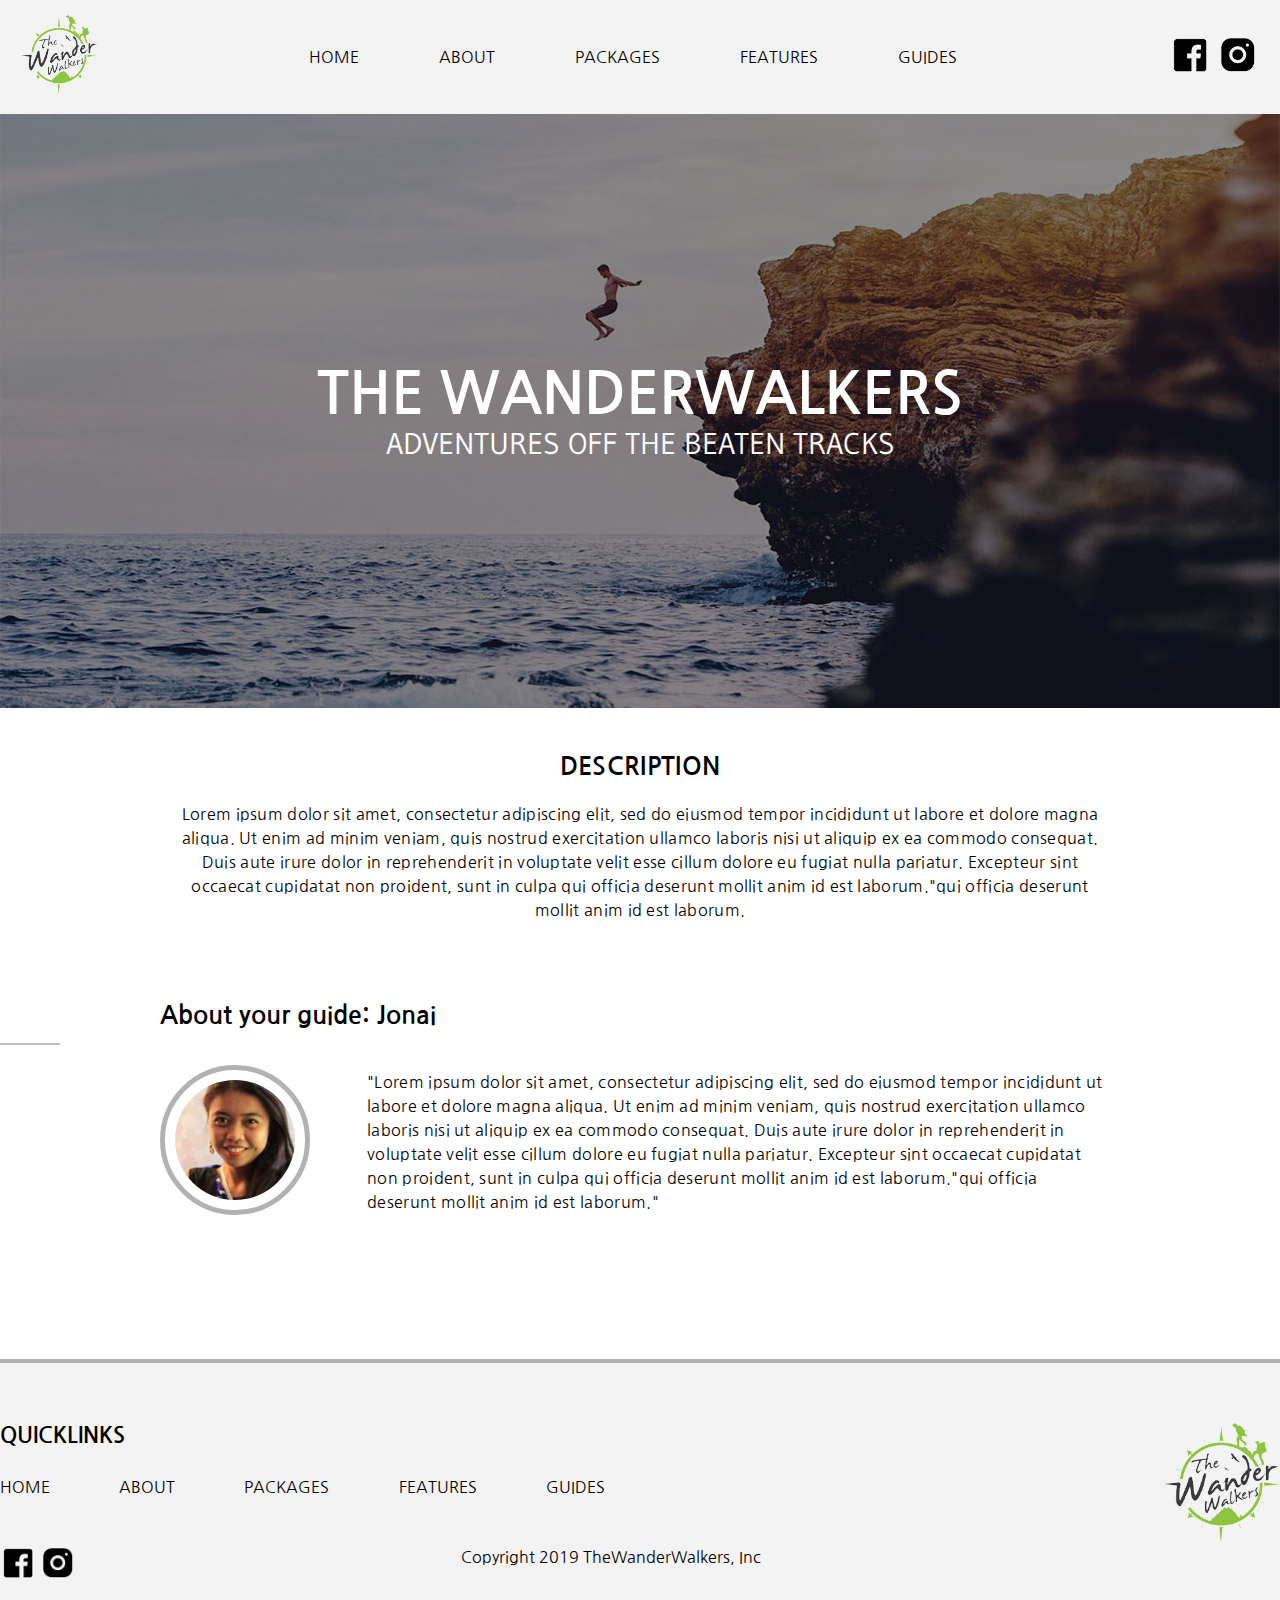
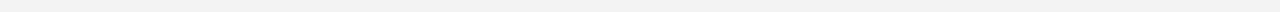
<file: about.html>
<!DOCTYPE html>
<html lang="en">
<head>
	<meta charset="UTF-8">
	<meta http-equiv="x-ua-compatible" content="ie=edge">
	<title>Document</title>
    <meta name="viewport" content="width=device-width, initial-scale=1, shrink-to-fit=no">
    <link href="https://fonts.googleapis.com/css?family=Gudea" rel="stylesheet">
    <link href="https://fonts.googleapis.com/css?family=Nanum+Gothic" rel="stylesheet">
    <link rel="stylesheet" href="css/normalize.css">
    <link rel="stylesheet" href="css/css/main.css">
</head>
<body>
	<header class="masthead">
		<div class="logo_container">
				<a href="#" class="desktop-logo active">
					<img src="img/logo.png" alt="">
				</a>
				<a href="#" class="mobile-logo">
					<img src="img/mobile-logo.png" alt="">
				</a>
			</div>
		<nav class="main-nav">
			<ul>
				<li>
					<a href="#">HOME</a>
				</li>
				<li>
					<a href="#">ABOUT</a>
				</li>
				<li>
					<a href="#">PACKAGES</a>
				</li>
				<li>
					<a href="#">FEATURES</a>
				</li>
				<li>
					<a href="#">GUIDES</a>
				</li>
			</ul>
		</nav>
		<div class="social-media-icons">
			<a href="#">
				<img src="img/fb.png" alt="">
			</a>
			<a href="#">
				<img src="img/instagram.png" alt="">
			</a>
		</div>
		<span class="open"><a href="#">&#9776</span></a>
		
	</header>
	<main class="content-section">
		<div class="hero-image">
			<div class="background" style="background: url('img/wanderwalkers.jpg');background-size: cover;"></div>
			<div class="title">
				<div>
					<h2>The Wanderwalkers</h2>
					<p>Adventures off the beaten tracks</p>
				</div>
			</div>
		</div>
		<div class="description-content">
			<h1>DESCRIPTION</h1>
			<p>Lorem ipsum dolor sit amet, consectetur adipiscing elit, sed do eiusmod tempor incididunt ut labore et dolore magna aliqua. Ut enim ad minim veniam, quis nostrud exercitation ullamco laboris nisi ut aliquip ex ea commodo consequat. Duis aute irure dolor in reprehenderit in voluptate velit esse cillum dolore eu fugiat nulla pariatur. Excepteur sint occaecat cupidatat non proident, sunt in culpa qui officia deserunt mollit anim id est laborum."qui officia deserunt mollit anim id est laborum.</p>
		</div>
		<div class="about-guide">
			<h1>About your guide: Jonai</h1>
		</div>
		<div class="small-underline">
		</div>
		<div class="guide-desc">
			<div class="guide-image">
				<img src="img/about-jonai.jpg" alt="">
			</div>
			<div class="guide-text-content">
				<p>"Lorem ipsum dolor sit amet, consectetur adipiscing elit, sed do eiusmod tempor incididunt ut labore et dolore magna aliqua. Ut enim ad minim veniam, quis nostrud exercitation ullamco laboris nisi ut aliquip ex ea commodo consequat. Duis aute irure dolor in reprehenderit in voluptate velit esse cillum dolore eu fugiat nulla pariatur. Excepteur sint occaecat cupidatat non proident, sunt in culpa qui officia deserunt mollit anim id est laborum."qui officia deserunt mollit anim id est laborum."</p>
			</div>
		</div>
	</main>
	<footer class="footer-section">
		<div class="underline thick">
					
			</div>
		<div class="footer-wrapper">
			<div class="left-container">
				<div class="header-footer">
					<h2>QUICKLINKS</h2>
				</div>
				<ul class="footer-nav">
					<li>
						<a href="#">HOME</a>
					</li>
					<li>
						<a href="">ABOUT</a>
					</li>
					<li>
						<a href="">PACKAGES</a>
					</li>
					<li>
						<a href="">FEATURES</a>
					</li>
					<li>
						<a href="">GUIDES</a>
					</li>
				</ul>
			</div>
			<div class="right-container">
				<a href="#">
					<img src="img/footer-logo.png" alt="">
				</a>
			</div>
		</div>
		<div class="footer-credits">
			<div class="footer-social">
				<a href="#">
					<img src="img/fb.png" alt="">
				</a>
				<a href="#">
					<img src="img/instagram.png" alt="">
				</a>
			</div>
			<div class="footer-text">
				<p>Copyright 2019 TheWanderWalkers, Inc</p>
			</div>
		</div>	
	</footer>
<script type="text/javascript" src="js/jquery.js"></script>
<script type="text/javascript" src="js/jquerycycle2.js"></script>
<script type="text/javascript" src="js/flickity.js"></script>
<script type="text/javascript" src="js/main.js"></script>
</body>
</html>
</file>
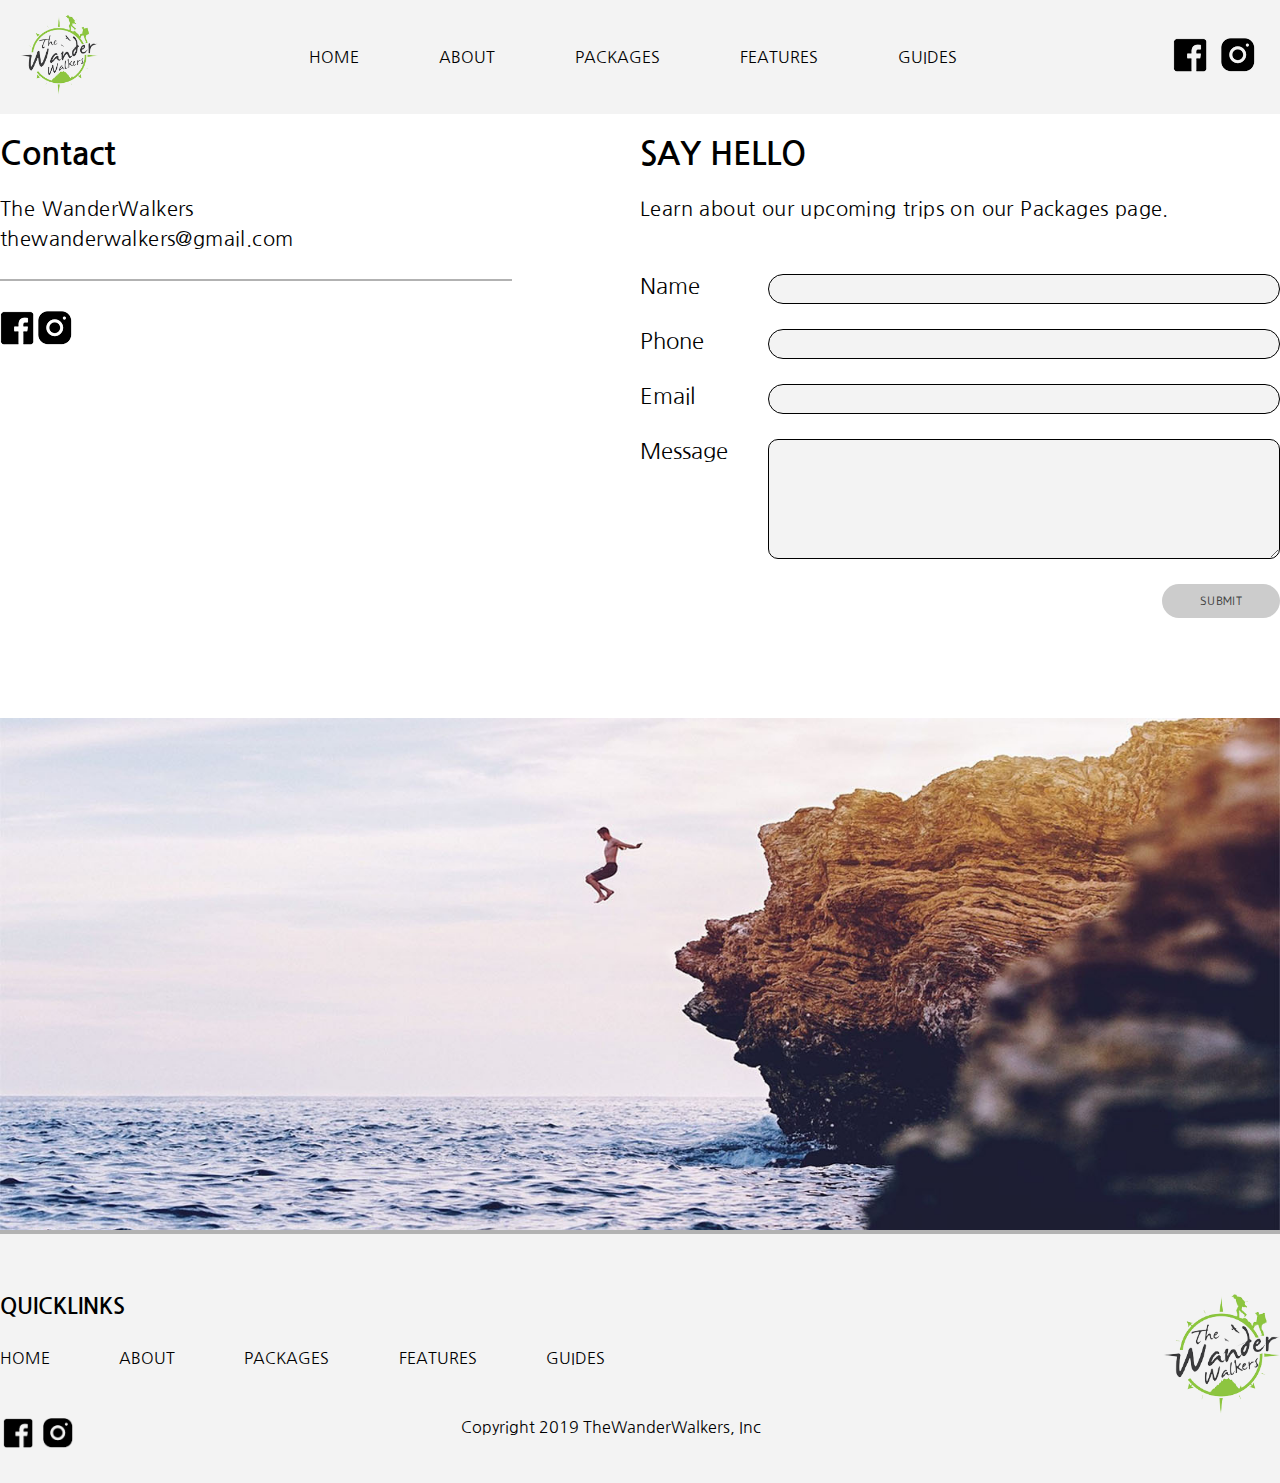
<file: contact.html>
<!DOCTYPE html>
<html lang="en">
<head>
	<meta charset="UTF-8">
	<meta http-equiv="x-ua-compatible" content="ie=edge">
	<title>Document</title>
    <meta name="viewport" content="width=device-width, initial-scale=1, shrink-to-fit=no">
    <link href="https://fonts.googleapis.com/css?family=Gudea" rel="stylesheet">
    <link href="https://fonts.googleapis.com/css?family=Nanum+Gothic" rel="stylesheet">
    <link rel="stylesheet" href="css/normalize.css">
    <link rel="stylesheet" href="css/css/main.css">
</head>
<body>
	<header class="masthead">
		<div class="logo_container">
				<a href="#" class="desktop-logo active">
					<img src="img/logo.png" alt="">
				</a>
				<a href="#" class="mobile-logo">
					<img src="img/mobile-logo.png" alt="">
				</a>
			</div>
		<nav class="main-nav">
			<ul>
				<li>
					<a href="#">HOME</a>
				</li>
				<li>
					<a href="#">ABOUT</a>
				</li>
				<li>
					<a href="#">PACKAGES</a>
				</li>
				<li>
					<a href="#">FEATURES</a>
				</li>
				<li>
					<a href="#">GUIDES</a>
				</li>
			</ul>
		</nav>
		<div class="social-media-icons">
			<a href="#">
				<img src="img/fb.png" alt="">
			</a>
			<a href="#">
				<img src="img/instagram.png" alt="">
			</a>
		</div>
		<span class="open color"><a href="#">&#9776</span></a>
	</header>
	<main class="content-section">
		<div class="contact-container">
			<div class="contact-info">
				<h1>Contact</h1>
				<p>The WanderWalkers</p>
				<p>thewanderwalkers@gmail.com</p>
				<div class="contact-social">
					<a href="#">
						<img src="img/fb.png" alt="">
					</a>
					<a href="#">
						<img src="img/instagram.png" alt="">
					</a>
				</div>
			</div>
			<div class="contact-form">
				<h1>SAY HELLO</h1>
				<p>Learn about our upcoming trips on our Packages page.</p>
				<form action="#">
					<div class="fieldset">
						<label for="Name">Name</label>
						<input type="text">
					</div>
					<div class="fieldset">
						<label for="Name">Phone</label>
						<input type="text">
					</div>
					<div class="fieldset">
						<label for="Name">Email</label>
						<input type="text">
					</div>
					<div class="fieldset">
						<label for="Name">Message</label>
						<textarea cols="4"></textarea>
					</div>
					<div class="fieldset-button">
						<button class="button-default outline">SUBMIT</button>
					</div>
				</form>
			</div>
		</div>
		<div class="hero-bottom-2">
			
		</div>
	</main>
<footer class="footer-section">
		<div class="underline thick">
					
			</div>
		<div class="footer-wrapper">
			<div class="left-container">
				<div class="header-footer">
					<h2>QUICKLINKS</h2>
				</div>
				<ul class="footer-nav">
					<li>
						<a href="#">HOME</a>
					</li>
					<li>
						<a href="">ABOUT</a>
					</li>
					<li>
						<a href="">PACKAGES</a>
					</li>
					<li>
						<a href="">FEATURES</a>
					</li>
					<li>
						<a href="">GUIDES</a>
					</li>
				</ul>
			</div>
			<div class="right-container">
				<a href="#">
					<img src="img/footer-logo.png" alt="">
				</a>
			</div>
		</div>
		<div class="footer-credits">
			<div class="footer-social">
				<a href="#">
					<img src="img/fb.png" alt="">
				</a>
				<a href="#">
					<img src="img/instagram.png" alt="">
				</a>
			</div>
			<div class="footer-text">
				<p>Copyright 2019 TheWanderWalkers, Inc</p>
			</div>
		</div>	
	</footer>
<script type="text/javascript" src="js/jquery.js"></script>
<script type="text/javascript" src="js/jquerycycle2.js"></script>
<script type="text/javascript" src="js/flickity.js"></script>
<script type="text/javascript" src="js/main.js"></script>
</body>
</html>
</file>
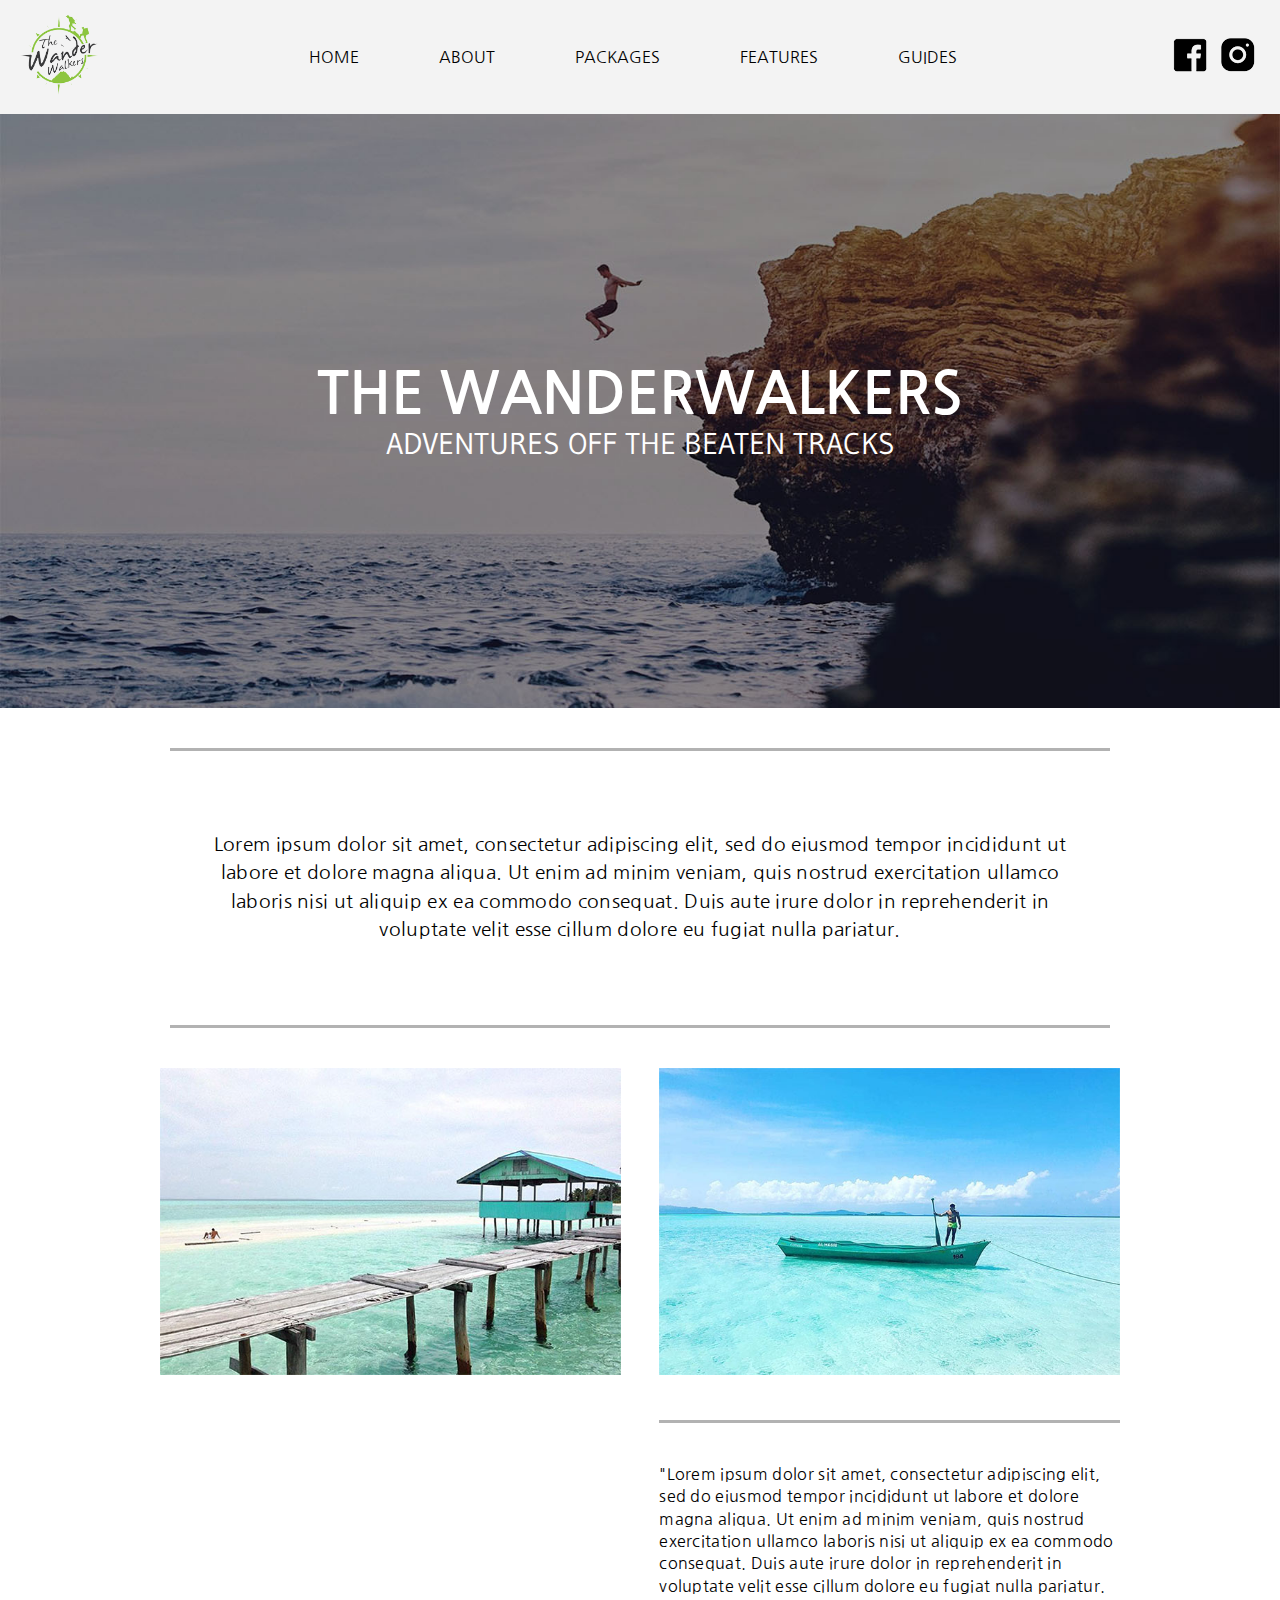
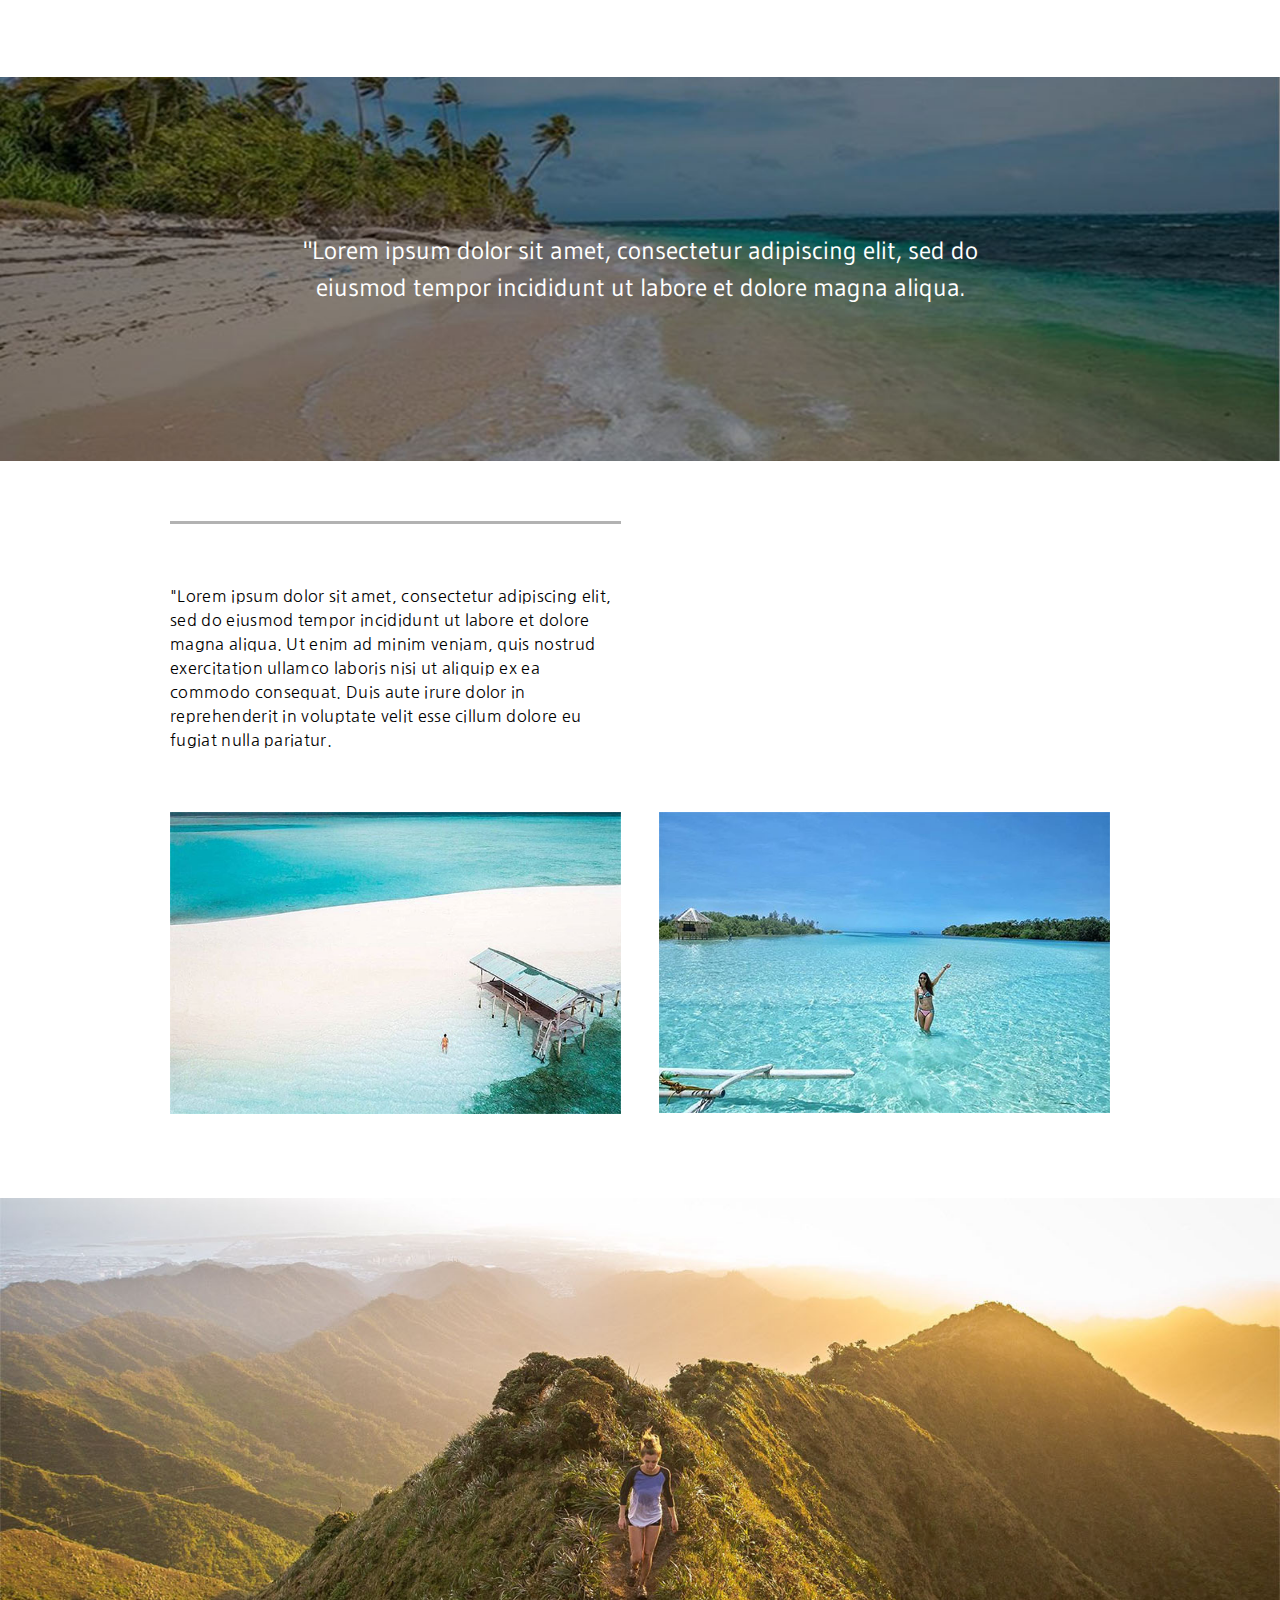
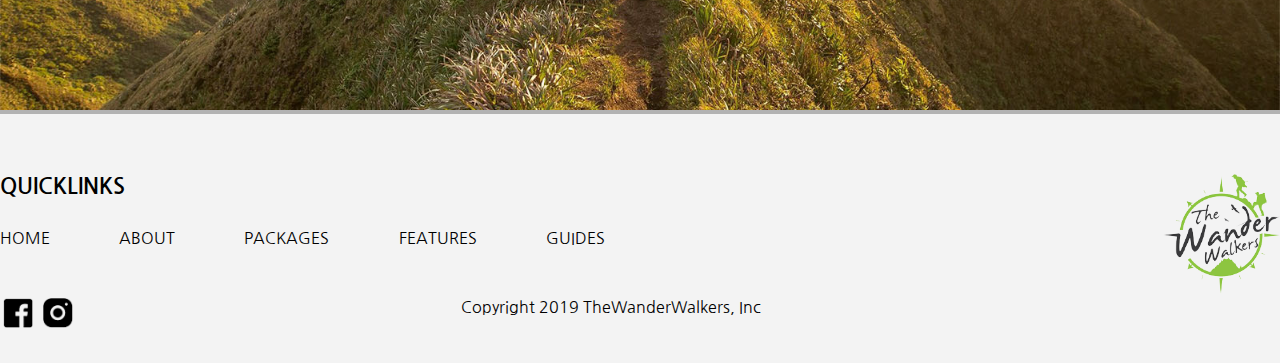
<file: features.html>
<!DOCTYPE html>
<html lang="en">
<head>
	<meta charset="UTF-8">
	<meta http-equiv="x-ua-compatible" content="ie=edge">
	<title>Document</title>
    <meta name="viewport" content="width=device-width, initial-scale=1, shrink-to-fit=no">
    <link href="https://fonts.googleapis.com/css?family=Gudea" rel="stylesheet">
    <link href="https://fonts.googleapis.com/css?family=Nanum+Gothic" rel="stylesheet">
    <link rel="stylesheet" href="css/normalize.css">
    <link rel="stylesheet" href="css/css/main.css">
</head>
<body>
	<header class="masthead">
		<div class="logo_container">
				<a href="#" class="desktop-logo active">
					<img src="img/logo.png" alt="">
				</a>
				<a href="#" class="mobile-logo">
					<img src="img/mobile-logo.png" alt="">
				</a>
			</div>
		<nav class="main-nav">
			<ul>
				<li>
					<a href="#">HOME</a>
				</li>
				<li>
					<a href="#">ABOUT</a>
				</li>
				<li>
					<a href="#">PACKAGES</a>
				</li>
				<li>
					<a href="#">FEATURES</a>
				</li>
				<li>
					<a href="#">GUIDES</a>
				</li>
			</ul>
		</nav>
		<div class="social-media-icons">
			<a href="#">
				<img src="img/fb.png" alt="">
			</a>
			<a href="#">
				<img src="img/instagram.png" alt="">
			</a>
		</div>
		<span class="open"><a href="#">&#9776</span></a>
	</header>
	<main class="content-section">
		<div class="hero-image">
			<div class="background" style="background: url('img/wanderwalkers.jpg');background-size: cover;"></div>
			<div class="title">
				<div>
					<h2>The Wanderwalkers</h2>
					<p>Adventures off the beaten tracks</p>
				</div>
			</div>
		</div>
		<div class="feature-content">
			<p>Lorem ipsum dolor sit amet, consectetur adipiscing elit, sed do eiusmod tempor incididunt ut labore et dolore magna aliqua. Ut enim ad minim veniam, quis nostrud exercitation ullamco laboris nisi ut aliquip ex ea commodo consequat. Duis aute irure dolor in reprehenderit in voluptate velit esse cillum dolore eu fugiat nulla pariatur.</p>
		</div>
		<div class="feature-detail">
			<div class="half-width-column-image-2">
				<div class="half-width-image-2">
					<img src="img/col-1.jpg" alt="">
				</div>
				<div class="half-width-image-2">
					<img src="img/col-2.jpg" alt="">
				</div>
				
			</div>
			<div class="half-width-column">
				<div class="text-details">
					<p></p>
				</div>
				<div class="text-details">
					<p>"Lorem ipsum dolor sit amet, consectetur adipiscing elit, sed do eiusmod tempor incididunt ut labore et dolore magna aliqua. Ut enim ad minim veniam, quis nostrud exercitation ullamco laboris nisi ut aliquip ex ea commodo consequat. Duis aute irure dolor in reprehenderit in voluptate velit esse cillum dolore eu fugiat nulla pariatur.</p>
				</div>
			</div>
		</div>
		<div class="full-width-content">
			<div class="full-width-bg">
			</div>
			<div class="full-width-text">
				<h2>"Lorem ipsum dolor sit amet, consectetur adipiscing elit, sed do eiusmod tempor incididunt ut labore et dolore magna aliqua.</h2>		
			</div>
		</div>
		<div class="feature-detail-2">
				<div class="text-details">
					<p>"Lorem ipsum dolor sit amet, consectetur adipiscing elit, sed do eiusmod tempor incididunt ut labore et dolore magna aliqua. Ut enim ad minim veniam, quis nostrud exercitation ullamco laboris nisi ut aliquip ex ea commodo consequat. Duis aute irure dolor in reprehenderit in voluptate velit esse cillum dolore eu fugiat nulla pariatur.</p>
				</div>
				<div class="text-details">
					<p></p>
				</div>
		</div>
		<div class="half-width-column-image">
			<div class="half-width-image">
				<img src="img/half-width-image-3.jpg" alt="">
			</div>
			<div class="half-width-image">
				<img src="img/half-width-image-4.jpg" alt="">
			</div>
				
		</div>
		<div class="hero-bottom">
			
		</div>
	</main>
	<footer class="footer-section">
		<div class="underline thick">
					
			</div>
		<div class="footer-wrapper">
			<div class="left-container">
				<div class="header-footer">
					<h2>QUICKLINKS</h2>
				</div>
				<ul class="footer-nav">
					<li>
						<a href="#">HOME</a>
					</li>
					<li>
						<a href="">ABOUT</a>
					</li>
					<li>
						<a href="">PACKAGES</a>
					</li>
					<li>
						<a href="">FEATURES</a>
					</li>
					<li>
						<a href="">GUIDES</a>
					</li>
				</ul>
			</div>
			<div class="right-container">
				<a href="#">
					<img src="img/footer-logo.png" alt="">
				</a>
			</div>
		</div>
		<div class="footer-credits">
			<div class="footer-social">
				<a href="#">
					<img src="img/fb.png" alt="">
				</a>
				<a href="#">
					<img src="img/instagram.png" alt="">
				</a>
			</div>
			<div class="footer-text">
				<p>Copyright 2019 TheWanderWalkers, Inc</p>
			</div>
		</div>	
	</footer>
<script type="text/javascript" src="js/jquery.js"></script>
<script type="text/javascript" src="js/jquerycycle2.js"></script>
<script type="text/javascript" src="js/flickity.js"></script>
<script type="text/javascript" src="js/main.js"></script>
</body>
</html>
</file>
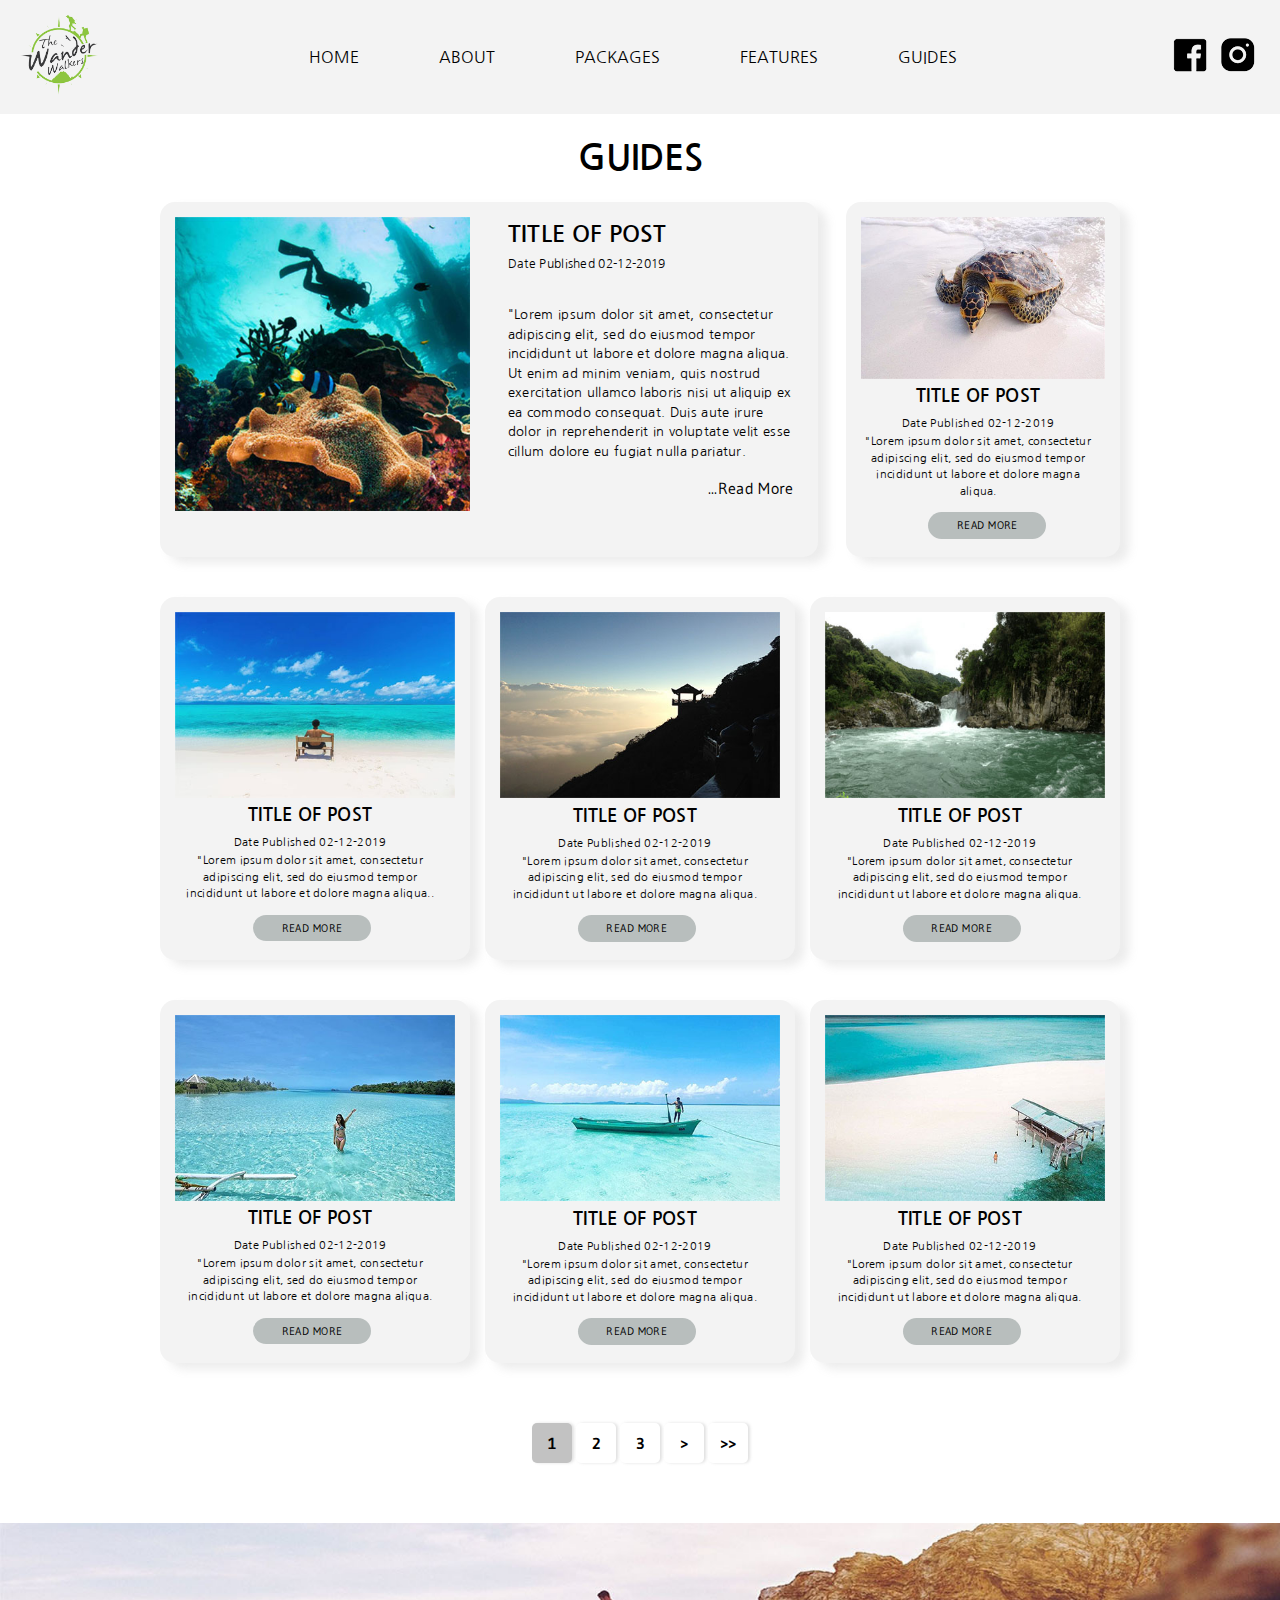
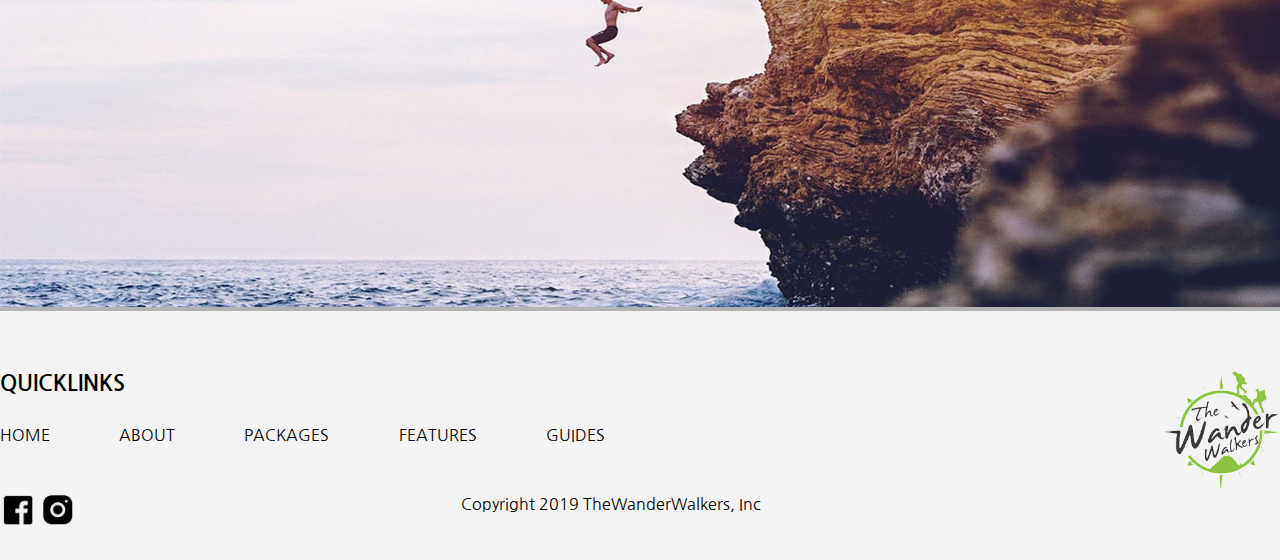
<file: guides.html>
<!DOCTYPE html>
<html lang="en">
<head>
	<meta charset="UTF-8">
	<meta http-equiv="x-ua-compatible" content="ie=edge">
	<title>Document</title>
    <meta name="viewport" content="width=device-width, initial-scale=1, shrink-to-fit=no">
    <link href="https://fonts.googleapis.com/css?family=Gudea" rel="stylesheet">
    <link href="https://fonts.googleapis.com/css?family=Nanum+Gothic" rel="stylesheet">
    <link rel="stylesheet" href="css/normalize.css">
    <link rel="stylesheet" href="css/css/main.css">
</head>
<body>
	<header class="masthead">
		<div class="logo_container">
				<a href="#" class="desktop-logo active">
					<img src="img/logo.png" alt="">
				</a>
				<a href="#" class="mobile-logo">
					<img src="img/mobile-logo.png" alt="">
				</a>
			</div>
		<nav class="main-nav">
			<ul>
				<li>
					<a href="#">HOME</a>
				</li>
				<li>
					<a href="#">ABOUT</a>
				</li>
				<li>
					<a href="#">PACKAGES</a>
				</li>
				<li>
					<a href="#">FEATURES</a>
				</li>
				<li>
					<a href="#">GUIDES</a>
				</li>
			</ul>
		</nav>
		<div class="social-media-icons">
			<a href="#">
				<img src="img/fb.png" alt="">
			</a>
			<a href="#">
				<img src="img/instagram.png" alt="">
			</a>
		</div>
		<span class="open color"><a href="#">&#9776</span></a>
	</header>
	<main class="content-section">
		<div class="guide-title">
			<h1>GUIDES</h1>
		</div>
		<ul class="grid-container">
			<li class="grid-wrapper">
				<div class="image-wrapper">
					<img src="img/test-1.jpg" alt="">
				</div>
				<div class="text-warpper">
					<h2>TITLE OF POST</h2>
					<span class="date">Date Published 02-12-2019</span>
					<p>"Lorem ipsum dolor sit amet, consectetur adipiscing elit, sed do eiusmod tempor incididunt ut labore et dolore magna aliqua. Ut enim ad minim veniam, quis nostrud exercitation ullamco laboris nisi ut aliquip ex ea commodo consequat. Duis aute irure dolor in reprehenderit in voluptate velit esse cillum dolore eu fugiat nulla pariatur.</p>
					<a href="#">...Read More</a>
				</div>
			</li>
			<li class="grid-wrapper">
				<div class="image-wrapper">
					<img src="img/test-2.jpg" alt="">
				</div>
				<div class="text-warpper">
					<h2>TITLE OF POST</h2>
					<span class="date">Date Published 02-12-2019</span>
					<p>"Lorem ipsum dolor sit amet, consectetur adipiscing elit, sed do eiusmod tempor incididunt ut labore et dolore magna aliqua. </p>
					<a href="#" class="guide button-default">Read More</a>
				</div>
			</li>
			<li class="grid-wrapper">
				<div class="image-wrapper">
					<img src="img/grid-3.jpg" alt="">
				</div>
				<div class="text-warpper">
					<h2>TITLE OF POST</h2>
					<span class="date">Date Published 02-12-2019</span>
					<p>"Lorem ipsum dolor sit amet, consectetur adipiscing elit, sed do eiusmod tempor incididunt ut labore et dolore magna aliqua..</p>
					<a href="#" class="guide button-default">Read More</a>
				</div>
			</li>
			<li class="grid-wrapper">
				<div class="image-wrapper">
					<img src="img/grid-4.jpg" alt="">
				</div>
				<div class="text-warpper">
					<h2>TITLE OF POST</h2>
					<span class="date">Date Published 02-12-2019</span>
					<p>"Lorem ipsum dolor sit amet, consectetur adipiscing elit, sed do eiusmod tempor incididunt ut labore et dolore magna aliqua.</p>
					<a href="#" class="guide button-default">Read More</a>
				</div>
			</li>
			<li class="grid-wrapper">
				<div class="image-wrapper">
					<img src="img/grid-5.jpg" alt="">
				</div>
				<div class="text-warpper">
					<h2>TITLE OF POST</h2>
					<span class="date">Date Published 02-12-2019</span>
					<p>"Lorem ipsum dolor sit amet, consectetur adipiscing elit, sed do eiusmod tempor incididunt ut labore et dolore magna aliqua.</p>
					<a href="#" class="guide button-default">Read More</a>
				</div>
			</li>
			<li class="grid-wrapper">
				<div class="image-wrapper">
					<img src="img/grid-6.jpg" alt="">
				</div>
				<div class="text-warpper">
					<h2>TITLE OF POST</h2>
					<span class="date">Date Published 02-12-2019</span>
					<p>"Lorem ipsum dolor sit amet, consectetur adipiscing elit, sed do eiusmod tempor incididunt ut labore et dolore magna aliqua.</p>
					<a href="#" class="guide button-default">Read More</a>
				</div>
			</li>
			<li class="grid-wrapper">
				<div class="image-wrapper">
					<img src="img/grid-7.jpg" alt="">
				</div>
				<div class="text-warpper">
					<h2>TITLE OF POST</h2>
					<span class="date">Date Published 02-12-2019</span>
					<p>"Lorem ipsum dolor sit amet, consectetur adipiscing elit, sed do eiusmod tempor incididunt ut labore et dolore magna aliqua.</p>
					<a href="#" class="guide button-default">Read More</a>
				</div>
			</li>
			<li class="grid-wrapper">
				<div class="image-wrapper">
					<img src="img/grid-8.jpg" alt="">
				</div>
				<div class="text-warpper">
					<h2>TITLE OF POST</h2>
					<span class="date">Date Published 02-12-2019</span>
					<p>"Lorem ipsum dolor sit amet, consectetur adipiscing elit, sed do eiusmod tempor incididunt ut labore et dolore magna aliqua.</p>
					<a href="#" class="guide button-default">Read More</a>
				</div>
			</li>
		</ul>
		<div class="pagination-buttons">
			<button class="active">1</button>
			<button>2</button>
			<button>3</button>
			<button>&gt;</button>
			<button>&gt;&gt;</button>
		</div>
		<div class="image-container-2">
			
		</div>
	</main>
	<footer class="footer-section">
		<div class="underline thick">
					
			</div>
		<div class="footer-wrapper">
			<div class="left-container">
				<div class="header-footer">
					<h2>QUICKLINKS</h2>
				</div>
				<ul class="footer-nav">
					<li>
						<a href="#">HOME</a>
					</li>
					<li>
						<a href="">ABOUT</a>
					</li>
					<li>
						<a href="">PACKAGES</a>
					</li>
					<li>
						<a href="">FEATURES</a>
					</li>
					<li>
						<a href="">GUIDES</a>
					</li>
				</ul>
			</div>
			<div class="right-container">
				<a href="#">
					<img src="img/footer-logo.png" alt="">
				</a>
			</div>
		</div>
		<div class="footer-credits">
			<div class="footer-social">
				<a href="#">
					<img src="img/fb.png" alt="">
				</a>
				<a href="#">
					<img src="img/instagram.png" alt="">
				</a>
			</div>
			<div class="footer-text">
				<p>Copyright 2019 TheWanderWalkers, Inc</p>
			</div>
		</div>	
	</footer>
<script type="text/javascript" src="js/jquery.js"></script>
<script type="text/javascript" src="js/jquerycycle2.js"></script>
<script type="text/javascript" src="js/flickity.js"></script>
<script type="text/javascript" src="js/main.js"></script>
</body>
</html>
</file>
<file: css/css/main.css>
.clearfix,
.image-block,
.project-index .column-wrap {
  *zoom: 1; }

.clearfix:before,
.image-block:before,
.column-wrap:before,
.clearfix:after,
.image-block:after,
.column-wrap:after {
  content: " ";
  display: table; }

.clearfix:after,
.image-block:after,
.column-wrap:after {
  clear: both; }

.button-default {
  text-decoration: none;
  text-align: center;
  display: block;
  margin-bottom: 20px;
  background: #b8bebd;
  text-transform: uppercase;
  color: #404140;
  border-radius: 25px;
  width: 118px;
  padding: 10px;
  font-size: 12px;
  position: relative;
  letter-spacing: 0.04em;
  font-family: "Gudea", "Helvetica", "Arial", sans-serif; }

.open {
  display: none; }

.content-section .about-container .card-container.mobile {
  display: none; }

.guide.button-default {
  top: 12px;
  left: 78px;
  padding: 5px;
  font-size: 11px;
  margin-bottom: 30px;
  font-family: "Gudea", "Helvetica", "Arial", sans-serif; }

body {
  overflow-x: hidden; }

.underline {
  border-bottom: 2px solid #b2b2b2;
  margin-top: 0px;
  margin-bottom: 60px; }

.underline.max-width {
  max-width: 940px;
  margin: 0px auto 40px; }

.underline.thick {
  margin-top: 0px;
  border-top: 2px solid #b2b2b2; }

.popin-container {
  position: fixed;
  height: 100vh;
  width: 100vw;
  top: 0px;
  left: 0px;
  z-index: 9999999;
  display: flex;
  justify-content: center;
  align-items: center;
  background: rgba(0, 0, 0, 0.7);
  font-family: "Gudea", "Helvetica", "Arial", sans-serif; }
  .popin-container .popup-wrapper {
    text-align: center;
    background: #fff;
    width: 85%;
    margin: 0px auto;
    max-width: 400px;
    padding: 20px 20px 30px 20px;
    border: 4px solid #8EC34A;
    position: relative; }
    .popin-container .popup-wrapper h3 {
      font-size: 1.5em; }
    .popin-container .popup-wrapper .close-btn {
      top: 10px;
      right: 5px;
      width: 15px;
      height: 15px;
      cursor: pointer;
      position: absolute; }
      .popin-container .popup-wrapper .close-btn span {
        width: 15px;
        height: 2px;
        background: black;
        display: block;
        position: relative;
        transform: rotate(45deg); }
        .popin-container .popup-wrapper .close-btn span:first-child {
          top: 2px;
          transform: rotate(-45deg); }
  .popin-container .wrap > p {
    font-size: 0.9375em;
    line-height: 1.4;
    margin-bottom: 20px; }
    .popin-container .wrap > p span {
      font-size: 10px; }
  .popin-container .wrap > img {
    display: block;
    width: 100%;
    max-width: 200px;
    margin: 15px auto; }
  .popin-container .wrap input {
    display: block;
    width: 100%;
    max-width: 240px;
    margin: 10px auto;
    height: 32px;
    line-height: 26px;
    padding: 3px 5px; }
  .popin-container .wrap button {
    height: 35px;
    width: 150px;
    color: #8EC34A;
    border: 2px solid #8EC34A;
    margin: 10px auto 25px;
    cursor: pointer; }
    .popin-container .wrap button:hover {
      color: #fff;
      background: #8EC34A; }
  .popin-container .credit img {
    display: block;
    width: 60px;
    height: auto;
    margin: 15px auto 5px; }
  .popin-container .credit h5 {
    font-family: "Gudea", "Helvetica", "Arial", sans-serif;
    font-weight: 400; }

@media screen and (max-width: 480px) {
  .popin-container .popup-wrapper h3 {
    font-size: 1.25em; }
  .popin-container .wrap > img {
    margin: 10px auto;
    max-width: 160px; }
  .popin-container .wrap > p {
    font-size: 0.75em;
    margin-bottom: 10px; }
  .popin-container .wrap input {
    font-size: 0.75em;
    height: 28px;
    line-height: 22px;
    margin: 5px auto; }
  .popin-container .wrap button {
    height: 30px;
    width: 140px;
    font-size: 0.85em;
    margin-bottom: 10px; }
  .popin-container .credit h5 {
    font-size: 0.7em; } }
@media screen and (max-height: 568px) {
  .popin-container .credit {
    display: none; } }
* {
  margin: 0;
  padding: 0;
  box-sizing: border-box; }

.site-header {
  width: 100%;
  background: #f3f3f3; }

.masthead {
  max-width: 1520px;
  vertical-align: middle;
  margin: 0 auto;
  align-items: center;
  display: flex;
  justify-content: space-between;
  background: #f3f3f3;
  padding: 15px 20px;
  transition: 0.3s all; }
  .masthead .mobile-logo img {
    display: none; }
  .masthead .social-media-icons a {
    text-decoration: none; }
  .masthead .social-media-icons img {
    padding: 5px; }
  .masthead .logo_container a img {
    height: 80px;
    width: auto; }
  .masthead .main-nav ul {
    list-style-type: none;
    display: flex; }
    .masthead .main-nav ul li {
      padding: 15px 40px; }
      .masthead .main-nav ul li a {
        text-decoration: none;
        color: #000000;
        font-family: "Nanum Gothic", "Helvetica", "Arial", sans-serif;
        font-size: 16px; }

.content-section .slider-container {
  width: 100%; }
  .content-section .slider-container .slide {
    position: relative;
    width: 100%; }
    .content-section .slider-container .slide .background {
      position: relative;
      padding-top: 46.375%; }
    .content-section .slider-container .slide .title {
      position: absolute;
      top: 0;
      width: 100%;
      height: 100%;
      left: 0px;
      display: flex;
      justify-content: center;
      align-items: center;
      flex-wrap: wrap; }
      .content-section .slider-container .slide .title h2 {
        width: 100%;
        text-align: center;
        color: #fff;
        font-size: 48.43px;
        font-family: "Nanum Gothic", "Helvetica", "Arial", sans-serif;
        font-weight: 100;
        text-transform: uppercase; }
      .content-section .slider-container .slide .title p {
        text-align: center;
        width: 100%;
        color: #fff;
        font-family: "Gudea", sans-serif;
        font-weight: 100;
        letter-spacing: 0.2em;
        text-transform: uppercase; }
      .content-section .slider-container .slide .title .width-cta {
        display: flex;
        justify-content: center; }
      .content-section .slider-container .slide .title .cta {
        font-family: 'Gudea', 'Helvetica', Arial, sans-serif;
        text-align: center;
        background: #696466;
        margin-top: 20px;
        text-decoration: none;
        color: #fff;
        display: block;
        letter-spacing: 0.04em;
        font-size: 12px;
        border-radius: 25px;
        text-transform: uppercase;
        padding: 14px 15px;
        width: 118px; }
.content-section .cycle-pager-2,
.content-section .cycle-pager {
  text-align: center;
  margin-bottom: 0px;
  margin-top: -5px; }
  .content-section .cycle-pager-2 span,
  .content-section .cycle-pager span {
    color: #7f7f7f;
    font-size: 40px;
    opacity: 0.6;
    cursor: pointer;
    display: inline-block;
    margin-left: 5px; }
    .content-section .cycle-pager-2 span:first-child,
    .content-section .cycle-pager span:first-child {
      margin-left: 0px; }
    .content-section .cycle-pager-2 span.cycle-pager-active,
    .content-section .cycle-pager span.cycle-pager-active {
      opacity: 1; }
.content-section .about-container {
  background: url("../img/bg-about.jpg");
  background-size: cover;
  background-position: center;
  padding-bottom: 0px; }
  .content-section .about-container .about-title h1 {
    font-size: 3em;
    font-family: "Nanum Gothic", "Helvetica", "Arial", sans-serif;
    font-weight: bold;
    text-align: center;
    color: #000000;
    padding-top: 60px;
    margin-bottom: 0px; }
  .content-section .about-container .card-container {
    display: flex;
    justify-content: space-evenly;
    max-width: 940px;
    margin: 0 auto;
    margin-top: 100px;
    padding-bottom: 130px; }
    .content-section .about-container .card-container .card-container-shell {
      display: flex;
      justify-content: space-evenly; }
    .content-section .about-container .card-container .card-wrapper {
      background: rgba(255, 255, 255, 0.8);
      width: 27.5%;
      padding: 20px 20px 0px 20px;
      border-radius: 10px;
      box-shadow: 0 4px 8px 0 rgba(0, 0, 0, 0.2), 0 6px 20px 0 rgba(0, 0, 0, 0.19); }
      .content-section .about-container .card-container .card-wrapper img {
        width: 100%; }
      .content-section .about-container .card-container .card-wrapper .card-content {
        text-align: center; }
        .content-section .about-container .card-container .card-wrapper .card-content h1 {
          font-size: 25px;
          font-weight: 200;
          font-family: "Nanum Gothic", "Helvetica", "Arial", sans-serif; }
        .content-section .about-container .card-container .card-wrapper .card-content p {
          font-size: 14px;
          font-weight: 200;
          font-family: "Nanum Gothic", "Helvetica", "Arial", sans-serif;
          padding: 0px 10px;
          letter-spacing: 0.02em;
          line-height: 1.5; }
    .content-section .about-container .card-container .card-button {
      padding-top: 25px;
      display: flex;
      justify-content: center;
      font-family: "Gudea", "Helvetica", "Arial", sans-serif; }
      .content-section .about-container .card-container .card-button a {
        text-decoration: none;
        text-align: center;
        display: block;
        margin-bottom: 20px;
        background: #b8bebd;
        text-transform: uppercase;
        color: #404140;
        border-radius: 25px;
        width: 118px;
        padding: 10px;
        font-size: 12px;
        position: relative;
        letter-spacing: 0.04em; }
    .content-section .about-container .card-container.big .card-wrapper.width,
    .content-section .about-container .card-container .big .card-wrapper.center {
      width: 29.85%;
      background: rgba(255, 255, 255, 0.85);
      margin-top: -35px;
      margin-bottom: -25px; }
.content-section .mid-container {
  margin-top: 40px;
  background: #f3f3f3; }
  .content-section .mid-container .mid-wrapper {
    display: flex;
    align-items: center;
    max-height: 450px;
    overflow: hidden; }
    .content-section .mid-container .mid-wrapper .text-container {
      padding: 0px 35px;
      width: 50%; }
      .content-section .mid-container .mid-wrapper .text-container p {
        font-size: 18px;
        font-family: "Nanum Gothic", "Helvetica", "Arial", sans-serif;
        line-height: 1.5;
        letter-spacing: 0.02em; }
  .content-section .mid-container .image-container {
    width: 50%; }
    .content-section .mid-container .image-container img {
      width: 100%; }
.content-section .features-container {
  max-width: 940px;
  margin: 0 auto;
  padding-bottom: 70px; }
  .content-section .features-container .feature-button {
    top: 50px;
    font-family: "Gudea", "Helvetica", "Arial", sans-serif;
    position: relative;
    display: flex;
    justify-content: center; }
  .content-section .features-container .features-title h1 {
    font-size: 3em;
    font-weight: bold;
    font-family: "Nanum Gothic", "Helvetica", "Arial", sans-serif;
    margin-top: 2em; }
  .content-section .features-container .feature-card-container {
    display: flex;
    justify-content: space-between;
    width: 100%; }
    .content-section .features-container .feature-card-container .card--container {
      width: 48%;
      background: #f3f3f3;
      border-radius: 15px;
      padding: 15px 15px 0px 15px;
      box-shadow: 9px 9px 10px rgba(234, 234, 234, 0.9); }
      .content-section .features-container .feature-card-container .card--container .card-image img {
        width: 100%; }
      .content-section .features-container .feature-card-container .card--container .card-title {
        text-align: center;
        padding-bottom: 30px;
        padding-top: 25px;
        line-height: 40px; }
        .content-section .features-container .feature-card-container .card--container .card-title h2 {
          font-weight: bold;
          font-family: "Nanum Gothic", "Helvetica", "Arial", sans-serif;
          font-size: 22px; }
        .content-section .features-container .feature-card-container .card--container .card-title h3 {
          font-family: "Nanum Gothic", "Helvetica", "Arial", sans-serif;
          font-size: 16px;
          font-weight: 100; }
.content-section .packages-container {
  width: 100%; }
  .content-section .packages-container .title--container {
    text-align: center;
    width: 100%; }
    .content-section .packages-container .title--container h1 {
      font-weight: bold;
      font-family: "Nanum Gothic", "Helvetica", "Arial", sans-serif;
      font-size: 3em;
      margin-top: 2em; }
  .content-section .packages-container .package-wrapper {
    width: 100%;
    background: #f3f3f3; }
    .content-section .packages-container .package-wrapper .package-shell-container {
      width: 100%; }
      .content-section .packages-container .package-wrapper .package-shell-container .package-shell {
        width: 100%;
        display: flex; }
        .content-section .packages-container .package-wrapper .package-shell-container .package-shell .package-image {
          width: 50%; }
          .content-section .packages-container .package-wrapper .package-shell-container .package-shell .package-image img {
            width: 100%; }
        .content-section .packages-container .package-wrapper .package-shell-container .package-shell .package-content {
          width: 50%;
          padding-right: 25px;
          padding-left: 25px;
          line-height: 35px;
          display: flex;
          align-items: center; }
          .content-section .packages-container .package-wrapper .package-shell-container .package-shell .package-content h2 {
            font-weight: bold;
            font-family: "Nanum Gothic", "Helvetica", "Arial", sans-serif;
            font-size: 25px;
            margin-bottom: 20px; }
          .content-section .packages-container .package-wrapper .package-shell-container .package-shell .package-content p {
            font-family: "Nanum Gothic", "Helvetica", "Arial", sans-serif;
            font-size: 16px;
            font-weight: 100; }
.content-section .guide-container {
  max-width: 940px;
  margin: 0 auto;
  padding-bottom: 70px; }
  .content-section .guide-container .guide-title h1 {
    font-size: 3em;
    font-weight: bold;
    font-family: "Nanum Gothic", "Helvetica", "Arial", sans-serif;
    margin-top: 2em; }
  .content-section .guide-container .guide-button {
    top: 50px;
    position: relative;
    display: flex;
    justify-content: center; }
  .content-section .guide-container .guide-card-container {
    display: flex;
    justify-content: space-between;
    width: 100%; }
    .content-section .guide-container .guide-card-container .card-wrapper {
      width: 48%;
      background: #f3f3f3;
      border-radius: 15px;
      padding: 15px 15px 0px 15px;
      box-shadow: 9px 9px 10px rgba(234, 234, 234, 0.9); }
      .content-section .guide-container .guide-card-container .card-wrapper .image-container img {
        width: 100%; }
      .content-section .guide-container .guide-card-container .card-wrapper .text-content {
        text-align: center;
        padding-bottom: 30px;
        padding-top: 25px;
        line-height: 40px; }
        .content-section .guide-container .guide-card-container .card-wrapper .text-content h2 {
          font-weight: bold;
          font-family: "Nanum Gothic", sans-serif;
          font-size: 22px; }
          .content-section .guide-container .guide-card-container .card-wrapper .text-content h2 a {
            text-decoration: none;
            color: #000; }
        .content-section .guide-container .guide-card-container .card-wrapper .text-content h3 {
          font-family: "Nanum Gothic", sans-serif;
          font-size: 16px;
          font-weight: 100; }
.content-section .follow-container {
  max-width: 940px;
  margin: 0 auto; }
  .content-section .follow-container .text-title {
    text-align: center; }
    .content-section .follow-container .text-title h1 {
      font-size: 2.5em;
      font-weight: bold;
      font-family: "Nanum Gothic", "Helvetica", "Arial", sans-serif;
      margin: 3em auto 1em; }
  .content-section .follow-container .image-grid {
    margin-top: 0px;
    padding-bottom: 120px; }
    .content-section .follow-container .image-grid ul {
      display: flex;
      justify-content: space-around;
      flex-wrap: wrap;
      list-style-type: none; }
      .content-section .follow-container .image-grid ul li {
        width: 23%; }
        .content-section .follow-container .image-grid ul li img {
          width: 100%; }
.content-section .newsletter-container {
  max-width: 940px;
  margin: 0 auto;
  text-align: center;
  padding-bottom: 165px; }
  .content-section .newsletter-container .newsletter-text h1 {
    font-size: 35px;
    font-weight: bold;
    font-family: "Nanum Gothic", "Helvetica", "Arial", sans-serif; }
  .content-section .newsletter-container .newsletter-text p {
    font-family: "Gudea", sans-serif;
    font-size: 20px;
    font-weight: 100;
    margin-top: -20px; }
  .content-section .newsletter-container .newsletter-input {
    display: flex;
    flex-wrap: wrap;
    justify-content: center;
    width: 300px;
    margin: 20px auto; }
    .content-section .newsletter-container .newsletter-input input {
      height: 32px;
      background: #f3f3f3;
      outline: none;
      width: 300px;
      border-radius: 25px;
      border: 1px solid #000;
      padding-left: 20px;
      display: block;
      margin: 0px auto 20px; }
    .content-section .newsletter-container .newsletter-input button {
      display: block;
      background: #cccccc;
      width: 160px;
      height: 32px;
      outline: none;
      border: none;
      cursor: pointer;
      margin-left: 12px;
      border-radius: 25px;
      font-family: "Gudea", "Helvetica", "Arial", sans-serif;
      text-transform: uppercase;
      letter-spacing: 0.04em;
      font-size: 14px; }

.content-section .hero-image {
  position: relative;
  width: 100%; }
  .content-section .hero-image .background {
    padding-top: 46.375%;
    position: relative; }
  .content-section .hero-image .title {
    position: absolute;
    top: 0;
    width: 100%;
    height: 100%;
    left: 0px;
    display: flex;
    justify-content: center;
    align-items: center;
    flex-wrap: wrap; }
    .content-section .hero-image .title h2 {
      color: #fff;
      width: 100%;
      text-align: center;
      font-size: 57.9px;
      font-family: "Nanum Gothic", "Helvetica", "Arial", sans-serif;
      font-weight: bold;
      text-transform: uppercase; }
    .content-section .hero-image .title p {
      color: #fff;
      font-size: 29.6px;
      width: 100%;
      text-align: center;
      font-family: "Gudea", sans-serif;
      font-weight: 100;
      text-transform: uppercase; }
.content-section .feature-content {
  max-width: 940px;
  margin: 40px auto;
  border-top: 3px solid #b2b2b2;
  border-bottom: 3px solid #b2b2b2;
  text-align: center;
  line-height: 1.5;
  padding: 0px 2%;
  letter-spacing: 0.02em; }
  .content-section .feature-content p {
    font-size: 19px;
    font-family: "Nanum Gothic", "Helvetica", "Arial", sans-serif;
    font-weight: 100;
    margin: 80px 0; }
.content-section .feature-detail {
  max-width: 960px;
  margin: 0 auto;
  padding-bottom: 80px; }
  .content-section .feature-detail .half-width-column-image-2 {
    display: flex;
    justify-content: space-between; }
    .content-section .feature-detail .half-width-column-image-2 .half-width-image-2 {
      width: 48%;
      margin-bottom: 20px; }
      .content-section .feature-detail .half-width-column-image-2 .half-width-image-2 img {
        width: 100%; }
  .content-section .feature-detail .half-width-column {
    width: 100%;
    display: flex;
    justify-content: space-between; }
    .content-section .feature-detail .half-width-column img {
      width: 100%; }
    .content-section .feature-detail .half-width-column .text-details {
      margin-top: 20px;
      width: 48%; }
      .content-section .feature-detail .half-width-column .text-details p {
        margin-top: 40px;
        font-size: 16px;
        font-family: "Nanum Gothic", "Helvetica", "Arial", sans-serif;
        font-weight: 100;
        line-height: 1.4;
        letter-spacing: 0.02em; }
    .content-section .feature-detail .half-width-column .text-details:last-child {
      border-top: 3px solid #b2b2b2; }
.content-section .full-width-content {
  display: flex;
  justify-content: center;
  align-items: center;
  flex-wrap: wrap;
  position: relative; }
  .content-section .full-width-content .full-width-bg {
    background: url("../../img/full-width-image.jpg");
    background-size: cover;
    background-position: center;
    padding-bottom: 30%;
    width: 100%; }
  .content-section .full-width-content .full-width-text {
    margin: 0 auto;
    text-align: center;
    padding: 0px 25px;
    line-height: 1.5;
    top: 0px;
    display: flex;
    left: 0px;
    position: absolute;
    height: 100%;
    justify-content: center;
    align-items: center;
    width: 100%; }
    .content-section .full-width-content .full-width-text h2 {
      color: #fff;
      font-size: 25px;
      font-family: "Gudea", sans-serif;
      font-weight: 100;
      max-width: 1300px;
      width: 60%; }
.content-section .feature-detail-2 {
  max-width: 940px;
  margin: 0 auto;
  display: flex;
  justify-content: space-between;
  margin-top: 60px; }
  .content-section .feature-detail-2 .text-details {
    width: 48%; }
    .content-section .feature-detail-2 .text-details p {
      font-size: 16px;
      font-family: "Nanum Gothic", "Helvetica", "Arial", sans-serif;
      font-weight: 100;
      margin-top: 60px;
      margin-bottom: 60px;
      line-height: 1.5;
      letter-spacing: 0.02em; }
  .content-section .feature-detail-2 .text-details:first-child {
    border-top: 3px solid #b2b2b2; }
.content-section .half-width-column-image {
  max-width: 940px;
  margin: 0 auto;
  display: flex;
  justify-content: space-between; }
  .content-section .half-width-column-image .half-width-image {
    width: 48%;
    margin-bottom: 80px; }
    .content-section .half-width-column-image .half-width-image img {
      width: 100%; }
.content-section .container-wrapper {
  max-width: 910px;
  margin: 0px auto;
  width: 100%; }
.content-section .con-inner-wrap {
  margin: 0 -25px;
  display: -webkit-flex;
  display: -moz-flex;
  display: -ms-flexbox;
  display: -o-flex;
  display: flex;
  -webkit-flex-direction: row;
  -moz-flex-direction: row;
  -ms-flex-direction: row;
  -o-flex-direction: row;
  flex-direction: row;
  flex-flow: wrap;
  justify-content: baseline; }
.content-section .hero-bottom {
  width: 100%;
  background: url("../../img/bottom-image.jpg");
  background-size: cover;
  background-position: center;
  padding-top: 40%; }
.content-section .half-width {
  width: 50%;
  float: left; }
@media (max-width: 768px) {
  .content-section .half-width {
    width: 100%;
    float: none; } }
.content-section .half-width img {
  width: 100%;
  display: block; }
.content-section .half-width p {
  padding-right: 50px; }
.content-section .image-block img {
  width: 50%;
  float: left; }
.content-section .image-block img:first-child {
  padding-right: 25px; }
.content-section .image-block img:last-child {
  padding-left: 25px; }
.content-section blockquote {
  font-family: "Nanum Gothic", "Helvetica", "Arial", sans-serif;
  font-size: 2.25em;
  line-height: 45px;
  color: #1a2020;
  text-align: center;
  max-width: 867px;
  margin: 0 auto; }
@media (max-width: 667px) {
  .content-section blockquote {
    font-size: 1.5em;
    line-height: 30px; } }
.content-section blockquote span {
  font-family: "Gudea", "Helvetica", "Arial", sans-serif;
  font-size: 16px;
  font-weight: 300;
  line-height: 17.5px;
  display: block;
  margin-top: 36px; }
@media (max-width: 667px) {
  .content-section blockquote span {
    font-size: 18px;
    line-height: 27px; } }
.content-section .text-block {
  font-family: "Gudea", "Helvetica", "Arial", sans-serif;
  font-size: 1em;
  line-height: 27px;
  color: #1a2020;
  font-weight: 300; }
.content-section .text-block p {
  padding-right: 5px; }
@media (max-width: 667px) {
  .content-section .text-block p {
    padding-right: 0; } }
.content-section .text-block p .redactor-invisible-space,
.content-section .text-block p span {
  line-height: 27px; }
.content-section .text-block a {
  color: #000000;
  text-decoration: underline;
  -webkit-transition: all 0.3s ease-in-out;
  -moz-transition: all 0.3s ease-in-out;
  -ms-transition: all 0.3s ease-in-out;
  -o-transition: all 0.3s ease-in-out;
  transition: all 0.3s ease-in-out; }
.content-section .text-block a:hover {
  color: #000000;
  opacity: .3; }
.content-section .two-column {
  display: block;
  column-count: 2;
  column-gap: 50px;
  margin: 140px 0 127px; }
@media (max-width: 960px) {
  .content-section .two-column {
    column-count: 1;
    column-gap: 0; } }
@media (max-width: 667px) {
  .content-section .con-inner-wrap {
    margin: 0; } }
.content-section .content-block {
  margin: 18px 0; }
  .content-section .content-block p {
    margin: 0 0 18px; }
@media (max-width: 667px) {
  .content-section .content-block {
    margin: 36px 0; }
  .content-section .content-block.main-info {
    margin-top: 0; } }
.content-section .content-block.main-info {
  margin: 0; }
.content-section .content-block.text-block.own-row {
  float: none;
  width: 100%;
  display: -ms-flexbox;
  display: -webkit-flex;
  display: flex; }
.content-section .content-block.text-block.own-row.half-width > div {
  width: 50%;
  padding: 0px 25px; }
@media (max-width: 768px) {
  .content-section .content-block.text-block.own-row.half-width > div {
    width: 100%; } }
.content-section .content-block.text-block.own-row.left-position {
  justify-content: flex-start; }
.content-section .content-block.text-block.own-row.right-position {
  justify-content: flex-end; }
@media (max-width: 768px) {
  .content-section .content-block.text-block .column {
    padding: 0; } }
@media (max-width: 768px) {
  .content-section .content-block.text-block + .text-block {
    margin-top: 0; } }
@media (max-width: 667px) {
  .content-section .content-block.text-block + .clearfix + .text-block {
    margin-top: -36px; } }
@media (max-width: 667px) {
  .content-section .content-block.text-block + .clearfix + .clearfix + .text-block {
    margin-top: -36px; } }
.content-section .content-block.image-wrap a {
  display: block; }
.content-section .content-block.image-wrap .img-inner-wrap {
  margin: 0 25px; }
@media (max-width: 667px) {
  .content-section .content-block.image-wrap .img-inner-wrap {
    margin: 0; } }
.content-section .content-block.image-wrap img {
  display: block;
  width: 100%;
  height: auto; }
.content-section .content-block.image-wrap.own-row {
  width: 100%; }
.content-section .content-block.image-wrap.own-row > div {
  width: 50%;
  margin: 0;
  padding: 0 25px;
  display: inline-block; }
@media (max-width: 768px) {
  .content-section .content-block.image-wrap.own-row > div {
    padding: 0;
    width: 100%;
    display: block; } }
@media (max-width: 768px) {
  .content-section .content-block.image-wrap.own-row ~ .image-wrap {
    margin-top: 0; } }
.content-section .content-block.image-wrap.own-row.right-position {
  text-align: right; }
.content-section .content-block.image-wrap.own-row.left-position {
  text-align: left; }
.content-section .content-block.quote {
  margin: 134px 0; }
@media (max-width: 667px) {
  .content-section .content-block.quote {
    margin: 65px 0 63px; } }
.content-section .content-block.carousel-slider-block {
  width: 100vw;
  margin-left: calc(-50vw - 12.5px + 50%);
  margin-right: calc(-50vw - 12.5px + 50%); }
@media (max-width: 667px) {
  .content-section .content-block.carousel-slider-block {
    margin-left: 0;
    margin-right: 0;
    padding: 0; } }
.content-section .content-block.quote,
.content-section .content-block.video-block,
.content-section .content-block.slider-block,
.content-section .content-block.two-column {
  padding: 0 25px;
  width: 100%; }
.content-section .content-block.slider-block .slide img {
  display: block;
  width: 100%;
  height: auto; }
@media (max-width: 667px) {
  .content-section .content-block.quote,
  .content-section .content-block.video-block,
  .content-section .content-block.slider-block,
  .content-section .content-block.two-column {
    padding: 0 20px; } }
@media (max-width: 768px) {
  .content-section .image-wrap + .image-wrap {
    margin-top: 0; } }
@media (max-width: 667px) {
  .content-section .quote {
    margin: 97px 0; }
  .content-section .quote blockquote {
    margin: 0; } }
.content-section .para-block {
  width: 100vw;
  margin-left: calc(-50vw + 50%);
  margin-right: calc(-50vw + 50%); }

.content-section .guide-title {
  max-width: 1300px;
  margin: 0 auto;
  text-align: center; }
  .content-section .guide-title h1 {
    font-family: "Nanum Gothic", "Helvetica", "Arial", sans-serif;
    font-size: 35px;
    font-weight: bold; }
.content-section .grid-container {
  max-width: 960px;
  margin: 0 auto;
  width: 100%;
  list-style-type: none;
  display: flex;
  flex-wrap: wrap;
  justify-content: space-between; }
  .content-section .grid-container .grid-wrapper {
    width: 32.33333%;
    background: #f3f3f3;
    border-radius: 15px;
    padding: 15px 15px 0px 15px;
    margin-bottom: 40px;
    box-shadow: 9px 6px 10px rgba(234, 234, 234, 0.9); }
    .content-section .grid-container .grid-wrapper img {
      width: 100%; }
    .content-section .grid-container .grid-wrapper .text-warpper {
      text-align: center;
      width: 100%;
      padding-right: 10px;
      line-height: 1.5;
      letter-spacing: 0.02em; }
      .content-section .grid-container .grid-wrapper .text-warpper h2 {
        font-family: "Nanum Gothic", "Helvetica", "Arial", sans-serif;
        font-size: 18px;
        font-weight: bold; }
      .content-section .grid-container .grid-wrapper .text-warpper p {
        font-family: "Nanum Gothic", "Helvetica", "Arial", sans-serif;
        font-size: 11px;
        font-weight: 100; }
      .content-section .grid-container .grid-wrapper .text-warpper .date {
        font-family: "Nanum Gothic", "Helvetica", "Arial", sans-serif;
        font-size: 11px;
        font-weight: 100; }
      .content-section .grid-container .grid-wrapper .text-warpper a {
        color: #000;
        text-decoration: none;
        font-family: "Gudea", sans-serif;
        font-weight: 100; }
  .content-section .grid-container .grid-wrapper:first-child {
    width: 68.5%;
    display: flex;
    justify-content: space-between; }
    .content-section .grid-container .grid-wrapper:first-child .image-wrapper {
      width: 47%; }
      .content-section .grid-container .grid-wrapper:first-child .image-wrapper img {
        width: 100%; }
    .content-section .grid-container .grid-wrapper:first-child .text-warpper {
      width: 47%;
      text-align: left;
      padding-right: 10px;
      line-height: 1.5;
      letter-spacing: 0.02em; }
      .content-section .grid-container .grid-wrapper:first-child .text-warpper h2 {
        font-family: "Nanum Gothic", "Helvetica", "Arial", sans-serif;
        font-size: 23px;
        font-weight: bold; }
      .content-section .grid-container .grid-wrapper:first-child .text-warpper .date {
        font-family: "Nanum Gothic", "Helvetica", "Arial", sans-serif;
        font-size: 12px;
        font-weight: 100; }
      .content-section .grid-container .grid-wrapper:first-child .text-warpper p {
        margin-top: 30px;
        font-family: "Nanum Gothic", "Helvetica", "Arial", sans-serif;
        font-size: 13px;
        font-weight: 100; }
      .content-section .grid-container .grid-wrapper:first-child .text-warpper a {
        text-align: right;
        text-decoration: none;
        color: #000;
        position: relative;
        right: -200px;
        top: 15px;
        font-family: "Gudea", sans-serif;
        font-weight: 100; }
  .content-section .grid-container .grid-wrapper:nth-child(2) {
    width: 28.5%; }
    .content-section .grid-container .grid-wrapper:nth-child(2) .guide.button-default {
      top: 12px;
      left: 67px;
      padding: 5px;
      font-size: 11px;
      margin-bottom: 30px;
      font-family: "Gudea", sans-serif;
      font-weight: 100; }
.content-section .pagination-buttons {
  text-align: center;
  margin-top: 20px;
  margin-bottom: 60px; }
  .content-section .pagination-buttons button {
    height: 40px;
    width: 40px;
    border: none;
    background: #fff;
    border-radius: 5px;
    cursor: pointer;
    outline: none;
    box-shadow: 2px 0px 3px rgba(221, 221, 221, 0.9);
    font-size: 16px;
    font-family: "Gudea", sans-serif;
    font-weight: bold; }
  .content-section .pagination-buttons .active {
    background: #c2c2c2; }
.content-section .image-container-2 {
  background: url("../../img/guide-hero.jpg");
  background-size: cover;
  background-position: center;
  padding-bottom: 30%; }

.content-section .description-content {
  max-width: 960px;
  margin: 0 auto;
  text-align: center;
  padding: 0px 15px;
  line-height: 1.5;
  margin-top: 40px;
  margin-bottom: 80px;
  letter-spacing: 0.02em; }
  .content-section .description-content h1 {
    font-size: 25px;
    font-family: "Nanum Gothic", "Helvetica", "Arial", sans-serif;
    font-weight: bold;
    color: #000; }
  .content-section .description-content p {
    font-size: 16px;
    font-family: "Nanum Gothic", "Helvetica", "Arial", sans-serif;
    font-weight: 100; }
.content-section .about-guide {
  max-width: 960px;
  margin: 0 auto; }
  .content-section .about-guide h1 {
    font-size: 25px;
    font-family: "Nanum Gothic", "Helvetica", "Arial", sans-serif;
    font-weight: bold;
    color: #000; }
.content-section .small-underline {
  border-top: 2px solid #bfbfbf;
  width: 60px;
  margin-bottom: 20px;
  margin-top: -5px;
  position: relative;
  left: 0px; }
.content-section .guide-desc {
  display: flex;
  max-width: 960px;
  margin: 0 auto;
  justify-content: space-between;
  align-items: center;
  padding-bottom: 140px; }
  .content-section .guide-desc .guide-image {
    width: 20%; }
    .content-section .guide-desc .guide-image img {
      border-radius: 100%;
      width: 150px;
      border: 5px solid #b2b2b2;
      padding: 10px; }
  .content-section .guide-desc .guide-text-content {
    width: 80%; }
    .content-section .guide-desc .guide-text-content p {
      font-size: 16px;
      font-family: "Nanum Gothic", "Helvetica", "Arial", sans-serif;
      font-weight: 100;
      padding: 0px 15px;
      line-height: 1.5;
      letter-spacing: 0.02em; }

.content-section .contact-container {
  display: flex;
  max-width: 1300px;
  margin: 0 auto; }
  .content-section .contact-container .contact-info {
    width: 50%; }
    .content-section .contact-container .contact-info h1 {
      font-size: 32px;
      font-family: "Nanum Gothic", "Helvetica", "Arial", sans-serif;
      font-weight: bold; }
    .content-section .contact-container .contact-info p {
      font-size: 20px;
      font-family: "Nanum Gothic", "Helvetica", "Arial", sans-serif;
      font-weight: 100;
      line-height: 1.5;
      letter-spacing: 0.02em; }
    .content-section .contact-container .contact-info .contact-social {
      border-top: 2px solid #b2b2b2;
      width: 80%;
      margin-top: 25px; }
      .content-section .contact-container .contact-info .contact-social a {
        text-decoration: none; }
        .content-section .contact-container .contact-info .contact-social a img {
          margin-top: 30px; }
  .content-section .contact-container .contact-form {
    width: 50%; }
    .content-section .contact-container .contact-form h1 {
      font-size: 32px;
      font-family: "Nanum Gothic", "Helvetica", "Arial", sans-serif;
      font-weight: bold; }
    .content-section .contact-container .contact-form p {
      font-size: 20px;
      font-family: "Nanum Gothic", "Helvetica", "Arial", sans-serif;
      font-weight: 100;
      line-height: 1.5;
      letter-spacing: 0.02em;
      margin-bottom: 50px; }
    .content-section .contact-container .contact-form .fieldset {
      display: flex;
      justify-content: space-around; }
      .content-section .contact-container .contact-form .fieldset label {
        font-size: 22px;
        font-family: "Nanum Gothic", "Helvetica", "Arial", sans-serif;
        font-weight: 100;
        width: 20%; }
      .content-section .contact-container .contact-form .fieldset input {
        width: 80%;
        background: #f3f3f3;
        outline: none;
        border-radius: 25px;
        border: 1px solid #000;
        padding-left: 20px;
        margin-bottom: 25px;
        height: 30px; }
      .content-section .contact-container .contact-form .fieldset textarea {
        width: 80%;
        background: #f3f3f3;
        outline: none;
        border-radius: 10px;
        border: 1px solid #000;
        padding-left: 20px;
        margin-bottom: 25px;
        height: 120px; }
.content-section .hero-bottom-2 {
  width: 100%;
  background: url("../../img/contact-bot-image.jpg");
  background-size: cover;
  background-position: center;
  padding-top: 40%; }
.content-section .fieldset-button {
  display: flex;
  justify-content: flex-end;
  padding-bottom: 80px; }
  .content-section .fieldset-button .button-default.outline {
    outline: none;
    border: none;
    cursor: pointer;
    background: #cccccc; }

.footer-section {
  background: #f3f3f3;
  padding-bottom: 30px; }
  .footer-section .footer-wrapper {
    max-width: 1300px;
    margin: 0 auto;
    display: flex;
    justify-content: space-around; }
    .footer-section .footer-wrapper .left-container {
      width: 50%; }
      .footer-section .footer-wrapper .left-container .header-footer h2 {
        font-size: 22px;
        font-weight: bold;
        font-family: "Nanum Gothic", "Helvetica", "Arial", sans-serif; }
    .footer-section .footer-wrapper .right-container {
      width: 50%;
      text-align: right; }
      .footer-section .footer-wrapper .right-container a img {
        width: auto;
        height: 120px; }
  .footer-section .footer-credits {
    max-width: 1300px;
    margin: 0 auto;
    display: flex; }
    .footer-section .footer-credits .footer-social {
      width: 36%; }
      .footer-section .footer-credits .footer-social a {
        text-decoration: none;
        padding: 0px 3px; }
        .footer-section .footer-credits .footer-social a img {
          width: auto;
          height: 30px; }
    .footer-section .footer-credits .footer-text {
      width: 64%; }
      .footer-section .footer-credits .footer-text p {
        font-family: "Nanum Gothic", "Helvetica", "Arial", sans-serif;
        font-size: 16px;
        font-weight: 100; }
  .footer-section .footer-nav {
    list-style-type: none;
    display: flex;
    justify-content: space-around;
    margin-top: 30px; }
    .footer-section .footer-nav li a {
      text-decoration: none;
      color: #000;
      font-family: "Nanum Gothic", "Helvetica", "Arial", sans-serif;
      font-size: 16px;
      font-weight: 100; }
    .footer-section .footer-nav li:first-child {
      margin-left: -35px; }

@media only screen and (max-width: 768px) and (min-width: 481px) {
  .masthead.active {
    background: #222;
    opacity: 0.9; }

  .masthead {
    max-width: 768px;
    padding: 15px 20px 0px;
    position: fixed;
    z-index: 110;
    width: 100%;
    background: none; }
    .masthead .main-nav {
      margin-left: -20px;
      display: none;
      background: #fff;
      top: 95px;
      max-width: 768px;
      width: 100%;
      text-align: center;
      position: absolute;
      padding-bottom: 5px;
      border-bottom: 2px solid #dedede; }
      .masthead .main-nav ul {
        flex-wrap: wrap;
        align-items: center;
        justify-content: center;
        width: 100%; }
        .masthead .main-nav ul li {
          width: 100%; }
    .masthead .social-media-icons {
      display: none; }
    .masthead .open.color.change a {
      color: #fff; }
    .masthead .open.color a {
      color: #000; }
    .masthead .open {
      display: block; }
      .masthead .open a {
        text-decoration: none;
        color: #fff;
        font-size: 35px; }
    .masthead .logo_container .desktop-logo.active {
      display: block; }
    .masthead .logo_container .desktop-logo.active.hide {
      display: none; }
    .masthead .mobile-logo.show {
      display: block; }
    .masthead .mobile-logo {
      display: none; }
      .masthead .mobile-logo img {
        height: 73px;
        width: auto;
        display: block; }

  .content-section {
    max-width: 768px;
    margin: 0 auto; }
    .content-section .hero-image .background {
      padding-top: 80%; }
    .content-section .hero-image .title h2 {
      font-size: 35px; }
    .content-section .hero-image .title p {
      font-size: 25px; }
    .content-section .description-content {
      max-width: 768px;
      padding: 0 20px; }
    .content-section .guide-desc {
      max-width: 768px;
      padding: 0px 20px 100px; }
      .content-section .guide-desc .guide-image {
        width: 30%; }
      .content-section .guide-desc .guide-text-content {
        width: 70%; }
        .content-section .guide-desc .guide-text-content p {
          font-size: 16px; }
    .content-section .about-container .about-title h1 {
      font-size: 35px;
      padding-top: 40px; }
    .content-section .about-container .card-container {
      max-width: 768px;
      margin-top: 80px;
      padding-bottom: 100px; }
    .content-section .mid-container .mid-wrapper {
      max-height: 100%;
      max-width: 768px; }
      .content-section .mid-container .mid-wrapper .text-container {
        padding: 15px 20px; }
        .content-section .mid-container .mid-wrapper .text-container p {
          font-size: 16px; }
      .content-section .mid-container .mid-wrapper .image-container {
        padding-right: 20px; }
    .content-section .features-container {
      max-width: 768px; }
      .content-section .features-container .features-title {
        padding: 0px 20px; }
        .content-section .features-container .features-title h1 {
          font-size: 35px; }
      .content-section .features-container .feature-card-container {
        max-width: 768px;
        padding: 0px 20px; }
    .content-section .packages-container {
      max-width: 768px; }
      .content-section .packages-container .title--container h1 {
        font-size: 35px; }
      .content-section .packages-container .package-wrapper .package-shell-container .package-shell .package-content {
        line-height: 25px; }
        .content-section .packages-container .package-wrapper .package-shell-container .package-shell .package-content p {
          font-size: 14px; }
    .content-section .guide-container {
      max-width: 768px;
      width: 100%; }
      .content-section .guide-container .guide-title {
        max-width: 768px;
        width: 100%; }
        .content-section .guide-container .guide-title h1 {
          font-size: 35px; }
      .content-section .guide-container .guide-card-container {
        max-width: 768px;
        padding: 0px 20px; }
    .content-section .follow-container {
      max-width: 768px;
      width: 100%; }
      .content-section .follow-container .text-title h1 {
        margin: 1.5em auto 1em;
        font-size: 35px; }
      .content-section .follow-container .image-grid {
        padding-bottom: 80px; }
        .content-section .follow-container .image-grid ul {
          padding: 0px 20px; }
          .content-section .follow-container .image-grid ul li {
            width: 48%;
            margin-bottom: 10px; }
    .content-section .newsletter-container {
      max-width: 768px;
      padding-bottom: 100px; }
      .content-section .newsletter-container .newsletter-text p {
        font-size: 16px; }
    .content-section .guide-title {
      max-width: 768px;
      padding-top: 70px; }
    .content-section .grid-container {
      max-width: 768px;
      padding: 0px 20px; }
      .content-section .grid-container .grid-wrapper {
        width: 48%; }
      .content-section .grid-container .grid-wrapper:first-child {
        width: 100%; }
      .content-section .grid-container .grid-wrapper:nth-child(2) {
        width: 48%; }
    .content-section .image-container-2 {
      padding-top: 40%; }
    .content-section .about-guide {
      max-width: 768px;
      padding: 0px 20px;
      width: 100%; }
    .content-section .guide-desc .guide-image img {
      width: 180px; }
    .content-section .small-underline {
      left: 20px; }
    .content-section .contact-container {
      max-width: 768px;
      padding: 100px 20px 0px;
      width: 100%; }
      .content-section .contact-container .contact-info {
        width: 49.5%; }
        .content-section .contact-container .contact-info h1 {
          font-size: 25px; }
        .content-section .contact-container .contact-info p {
          font-size: 16px; }
      .content-section .contact-container .contact-form {
        width: 49.5%; }
        .content-section .contact-container .contact-form h1 {
          font-size: 25px; }
        .content-section .contact-container .contact-form p {
          font-size: 16px; }
        .content-section .contact-container .contact-form .fieldset label {
          font-size: 18px;
          width: 30%; }
        .content-section .contact-container .contact-form .fieldset input {
          width: 70%; }
        .content-section .contact-container .contact-form .fieldset textarea {
          width: 70%; }

  .footer-section .footer-wrapper {
    padding: 0px 20px;
    max-width: 768px; }
  .footer-section .footer-nav {
    max-width: 768px;
    justify-content: flex-start;
    width: 100%; }
    .footer-section .footer-nav li {
      padding: 0px 20px; }
    .footer-section .footer-nav li:first-child {
      margin-left: -20px; }
  .footer-section .footer-credits {
    max-width: 768px;
    padding: 0px 20px; }
    .footer-section .footer-credits .footer-text {
      margin-top: 10px; } }
@media only screen and (max-width: 480px) {
  .content-section .about-container .card-container {
    display: none; }

  .content-section .about-container .card-container.mobile {
    display: block; }

  .content-section .about-container .card-container.mobile .card-wrapper.width {
    width: 90%;
    margin-left: 20px; }

  .content-section .about-container .card-container.mobile .card-wrapper {
    width: 90%;
    margin-left: 30px; }

  .content-section .about-container .card-container.mobile .card-wrapper.is-selected {
    transform: scale(1.05);
    margin-top: 20px;
    margin-bottom: 20px; }

  .open {
    display: block; }

  .masthead .open.color.change a {
    color: #fff; }

  .masthead .open.color a {
    color: #000; }

  .masthead.active {
    background: #222;
    opacity: 0.9; }

  .masthead {
    max-width: 460px;
    position: fixed;
    z-index: 110;
    padding: 10px 20px 0px;
    background: none;
    width: 100%; }
    .masthead .mobile-logo.show {
      display: block; }
    .masthead .mobile-logo {
      display: none; }
      .masthead .mobile-logo img {
        height: 73px;
        width: auto;
        display: block; }
    .masthead .logo_container .desktop-logo.active {
      display: block; }
    .masthead .logo_container .desktop-logo.active.hide {
      display: none; }
    .masthead .main-nav.active {
      display: block; }
    .masthead .main-nav {
      display: none;
      background: #fff;
      top: 81px;
      max-width: 480px;
      width: 100%;
      text-align: center;
      margin-left: -20px;
      position: absolute;
      padding-bottom: 5px;
      border-bottom: 2px solid #dedede; }
      .masthead .main-nav ul {
        flex-wrap: wrap;
        align-items: center;
        justify-content: center;
        width: 100%; }
        .masthead .main-nav ul li {
          width: 100%;
          padding: 15px 15px; }
          .masthead .main-nav ul li a {
            color: #000; }
    .masthead .social-media-icons {
      display: none; }
    .masthead .open a {
      text-decoration: none;
      color: #fff;
      font-size: 35px; }
      .contact .masthead .open a {
        color: #000; }

  .content-section .slider-container .slide .background {
    padding-top: 100%; }
  .content-section .slider-container .slide .title h2 {
    font-size: 25px; }
  .content-section .slider-container .slide .title p {
    font-size: 14px; }
  .content-section .slider-container .slide .title .width-cta .cta {
    font-size: 11px;
    padding: 5px 15px; }
  .content-section .cycle-pager span {
    font-size: 40px; }
  .content-section .flickity-enabled.is-draggable .flickity-viewport {
    width: 100%;
    height: 650px !important; }
  .content-section .slider-mobile-shell {
    width: 100%; }
  .content-section .flickity-viewport {
    transition: height 0.2s; }
  .content-section .about-container .about-title h1 {
    font-size: 30px;
    margin-bottom: 30px; }
  .content-section .about-container .card-container {
    max-width: 460px;
    flex-wrap: wrap;
    margin: 0 auto;
    padding-bottom: 0px; }
    .content-section .about-container .card-container .card-wrapper {
      width: 85%;
      margin: 0 auto; }
    .content-section .about-container .card-container .card-wrapper.width {
      width: 85%;
      margin: 0 auto; }
    .content-section .about-container .card-container .card-button {
      padding-top: 20px; }
  .content-section .mid-container .mid-wrapper {
    width: 100%;
    flex-wrap: wrap;
    flex-direction: column-reverse; }
    .content-section .mid-container .mid-wrapper .text-container {
      width: 100%;
      max-width: 460px;
      margin: 0 auto 60px;
      text-align: center; }
      .content-section .mid-container .mid-wrapper .text-container p {
        margin-top: 20px;
        font-size: 14px; }
    .content-section .mid-container .mid-wrapper .image-container {
      width: 100%; }
  .content-section .features-container {
    max-width: 460px;
    margin: 0 auto;
    width: 100%;
    padding: 0px 20px; }
    .content-section .features-container .feature-card-container {
      flex-wrap: wrap;
      padding-bottom: 40px; }
      .content-section .features-container .feature-card-container .card--container {
        width: 100%;
        max-width: 460px;
        margin: 0 auto 40px; }
        .content-section .features-container .feature-card-container .card--container .card-title {
          padding-bottom: 20px; }
    .content-section .features-container .feature-button {
      top: -50px; }
    .content-section .features-container .features-title h1 {
      font-size: 25px; }
  .content-section .underline {
    margin-top: 0px;
    border-bottom: 3px solid #b2b2b2; }
  .content-section .packages-container .title--container h1 {
    font-size: 30px; }
  .content-section .packages-container .package-wrapper {
    padding-bottom: 80px; }
    .content-section .packages-container .package-wrapper .package-shell-container .package-shell {
      flex-wrap: wrap; }
      .content-section .packages-container .package-wrapper .package-shell-container .package-shell .package-image {
        width: 100%; }
      .content-section .packages-container .package-wrapper .package-shell-container .package-shell .package-content {
        width: 100%;
        text-align: center;
        margin-top: 30px; }
        .content-section .packages-container .package-wrapper .package-shell-container .package-shell .package-content h2 {
          font-size: 22px; }
        .content-section .packages-container .package-wrapper .package-shell-container .package-shell .package-content p {
          font-size: 14px; }
  .content-section .underline.max-width {
    margin: -30px auto 40px;
    width: 95%; }
  .content-section .cycle-pager-2 {
    margin-top: -60px;
    margin-bottom: 60px; }
    .content-section .cycle-pager-2 span {
      font-size: 40px; }
  .content-section .guide-container {
    max-width: 460px;
    padding: 0px 20px 70px; }
    .content-section .guide-container .guide-title {
      max-width: 460px;
      text-align: left; }
      .content-section .guide-container .guide-title h1 {
        font-size: 25px; }
    .content-section .guide-container .guide-card-container {
      flex-wrap: wrap; }
      .content-section .guide-container .guide-card-container .card-wrapper {
        width: 100%;
        max-width: 460px;
        margin: 0 auto 40px; }
    .content-section .guide-container .guide-button {
      top: 50px; }
  .content-section .follow-container {
    max-width: 460px; }
    .content-section .follow-container .text-title h1 {
      font-size: 30px; }
    .content-section .follow-container .image-grid ul {
      max-width: 460px;
      padding: 0px 20px; }
      .content-section .follow-container .image-grid ul li {
        width: 47%;
        margin-bottom: 2%; }
  .content-section .newsletter-container {
    max-width: 460px;
    padding: 0px 20px 160px; }
    .content-section .newsletter-container .newsletter-text h1 {
      font-size: 30px; }
    .content-section .newsletter-container .newsletter-text p {
      font-size: 16px; }
    .content-section .newsletter-container .newsletter-input {
      margin-top: 40px; }
  .content-section .hero-image .background {
    padding-top: 100%; }
  .content-section .hero-image .title h2 {
    font-size: 25px; }
  .content-section .hero-image .title p {
    font-size: 14px; }
  .content-section .feature-content {
    max-width: 460px;
    margin: 20px auto;
    padding: 0px 20px; }
    .content-section .feature-content p {
      margin: 40px 0;
      font-size: 16px; }
  .content-section .feature-detail {
    max-width: 460px;
    padding: 0px 20px; }
    .content-section .feature-detail .half-width-column-image-2 {
      flex-wrap: wrap; }
      .content-section .feature-detail .half-width-column-image-2 .half-width-image-2 {
        width: 100%;
        margin-top: 10px; }
    .content-section .feature-detail .half-width-column {
      flex-wrap: wrap; }
      .content-section .feature-detail .half-width-column .text-details {
        width: 100%; }
        .content-section .feature-detail .half-width-column .text-details p {
          margin-top: 20px;
          margin-bottom: 20px;
          font-size: 14px; }
  .content-section .full-width-content {
    width: 100%;
    max-width: 480px;
    padding: 0px; }
    .content-section .full-width-content .full-width-bg {
      padding-bottom: 100%; }
    .content-section .full-width-content .full-width-text {
      max-width: 460px; }
      .content-section .full-width-content .full-width-text h2 {
        font-size: 20px;
        max-width: 460px;
        line-height: 1.5;
        width: 80%; }
  .content-section .feature-detail-2 {
    max-width: 460px;
    flex-wrap: wrap;
    padding: 0px 20px; }
    .content-section .feature-detail-2 .text-details {
      width: 100%; }
      .content-section .feature-detail-2 .text-details p {
        margin-top: 40px;
        margin-bottom: 20px;
        font-size: 14px; }
  .content-section .half-width-column-image {
    max-width: 460px;
    padding: 0px 20px;
    flex-wrap: wrap; }
    .content-section .half-width-column-image .half-width-image {
      width: 100%;
      margin-bottom: 40px; }
  .content-section .hero-bottom {
    padding-bottom: 80%; }
  .content-section .guide-title {
    max-width: 460px;
    padding-top: 60px;
    width: 100%; }
    .content-section .guide-title h1 {
      font-size: 30px; }
  .content-section .grid-container {
    max-width: 460px;
    padding: 0px 20px; }
    .content-section .grid-container .grid-wrapper {
      width: 100%; }
      .content-section .grid-container .grid-wrapper .text-warpper {
        padding-right: 20px;
        padding-left: 20px; }
      .content-section .grid-container .grid-wrapper .guide.button-default {
        left: 73px; }
    .content-section .grid-container .grid-wrapper:first-child {
      width: 100%;
      flex-wrap: wrap;
      padding-bottom: 60px; }
      .content-section .grid-container .grid-wrapper:first-child .image-wrapper {
        width: 100%; }
      .content-section .grid-container .grid-wrapper:first-child .text-warpper {
        width: 100%;
        text-align: center; }
        .content-section .grid-container .grid-wrapper:first-child .text-warpper p {
          margin-top: 10px; }
        .content-section .grid-container .grid-wrapper:first-child .text-warpper a {
          text-align: left;
          right: 0; }
    .content-section .grid-container .grid-wrapper:nth-child(2) {
      width: 100%; }
      .content-section .grid-container .grid-wrapper:nth-child(2) .guide.button-default {
        left: 73px; }
  .content-section .pagination-buttons button {
    height: 30px;
    width: 30px; }
  .content-section .image-container-2 {
    padding-bottom: 80%; }
  .content-section .description-content {
    max-width: 460px;
    padding: 0px 20px; }
    .content-section .description-content p {
      font-size: 14px;
      text-align: left; }
  .content-section .about-guide {
    max-width: 460px;
    padding: 0px 20px; }
  .content-section .small-underline {
    right: -20px; }
  .content-section .guide-desc {
    max-width: 460px;
    flex-wrap: wrap; }
    .content-section .guide-desc .guide-image {
      width: 100%;
      text-align: center;
      margin-bottom: 25px; }
      .content-section .guide-desc .guide-image img {
        width: 250px; }
    .content-section .guide-desc .guide-text-content {
      width: 100%; }
      .content-section .guide-desc .guide-text-content p {
        font-size: 14px;
        padding: 0px 20px; }
  .content-section .contact-container {
    max-width: 460px;
    flex-wrap: wrap;
    padding: 60px 20px 0px; }
    .content-section .contact-container .contact-info {
      width: 100%;
      padding-top: 100px; }
      .content-section .contact-container .contact-info h1 {
        font-size: 25px; }
      .content-section .contact-container .contact-info p {
        font-size: 14px; }
      .content-section .contact-container .contact-info .contact-social {
        width: 100%;
        margin-top: 15px;
        margin-bottom: 60px; }
        .content-section .contact-container .contact-info .contact-social a img {
          margin-top: 15px; }
    .content-section .contact-container .contact-form {
      width: 100%; }
      .content-section .contact-container .contact-form h1 {
        font-size: 25px; }
      .content-section .contact-container .contact-form p {
        font-size: 14px; }
      .content-section .contact-container .contact-form .fieldset label {
        width: 25%;
        font-size: 16px; }
      .content-section .contact-container .contact-form .fieldset input {
        width: 75%; }
  .content-section .hero-bottom-2 {
    padding-top: 70%; }

  .footer-section .footer-nav {
    max-width: 460px;
    flex-wrap: wrap;
    justify-content: space-evenly;
    text-align: center;
    padding: 0px 60px;
    margin-left: -20px; }
    .footer-section .footer-nav li:first-child {
      margin-left: 0px; }
    .footer-section .footer-nav li {
      width: 33.33333%;
      padding: 0px 20px; }
    .footer-section .footer-nav li:nth-child(4) {
      padding-top: 20px; }
    .footer-section .footer-nav li:last-child {
      padding-top: 20px; }
  .footer-section .footer-wrapper {
    padding: 0px 10px;
    max-width: 460px;
    flex-wrap: wrap; }
    .footer-section .footer-wrapper .left-container {
      width: 100%; }
      .footer-section .footer-wrapper .left-container .header-footer h2 {
        text-align: center;
        margin-bottom: -10px; }
    .footer-section .footer-wrapper .right-container {
      width: 100%;
      text-align: center; }
      .footer-section .footer-wrapper .right-container a img {
        margin-top: 20px; }
  .footer-section .footer-credits {
    flex-wrap: wrap;
    max-width: 460px; }
    .footer-section .footer-credits .footer-social {
      width: 100%;
      text-align: center;
      margin-top: 40px; }
    .footer-section .footer-credits .footer-text {
      width: 100%;
      text-align: center;
      margin-top: 20px; }
      .footer-section .footer-credits .footer-text p {
        font-size: 14px;
        margin-bottom: 30px; } }

/*# sourceMappingURL=main.css.map */
</file>
